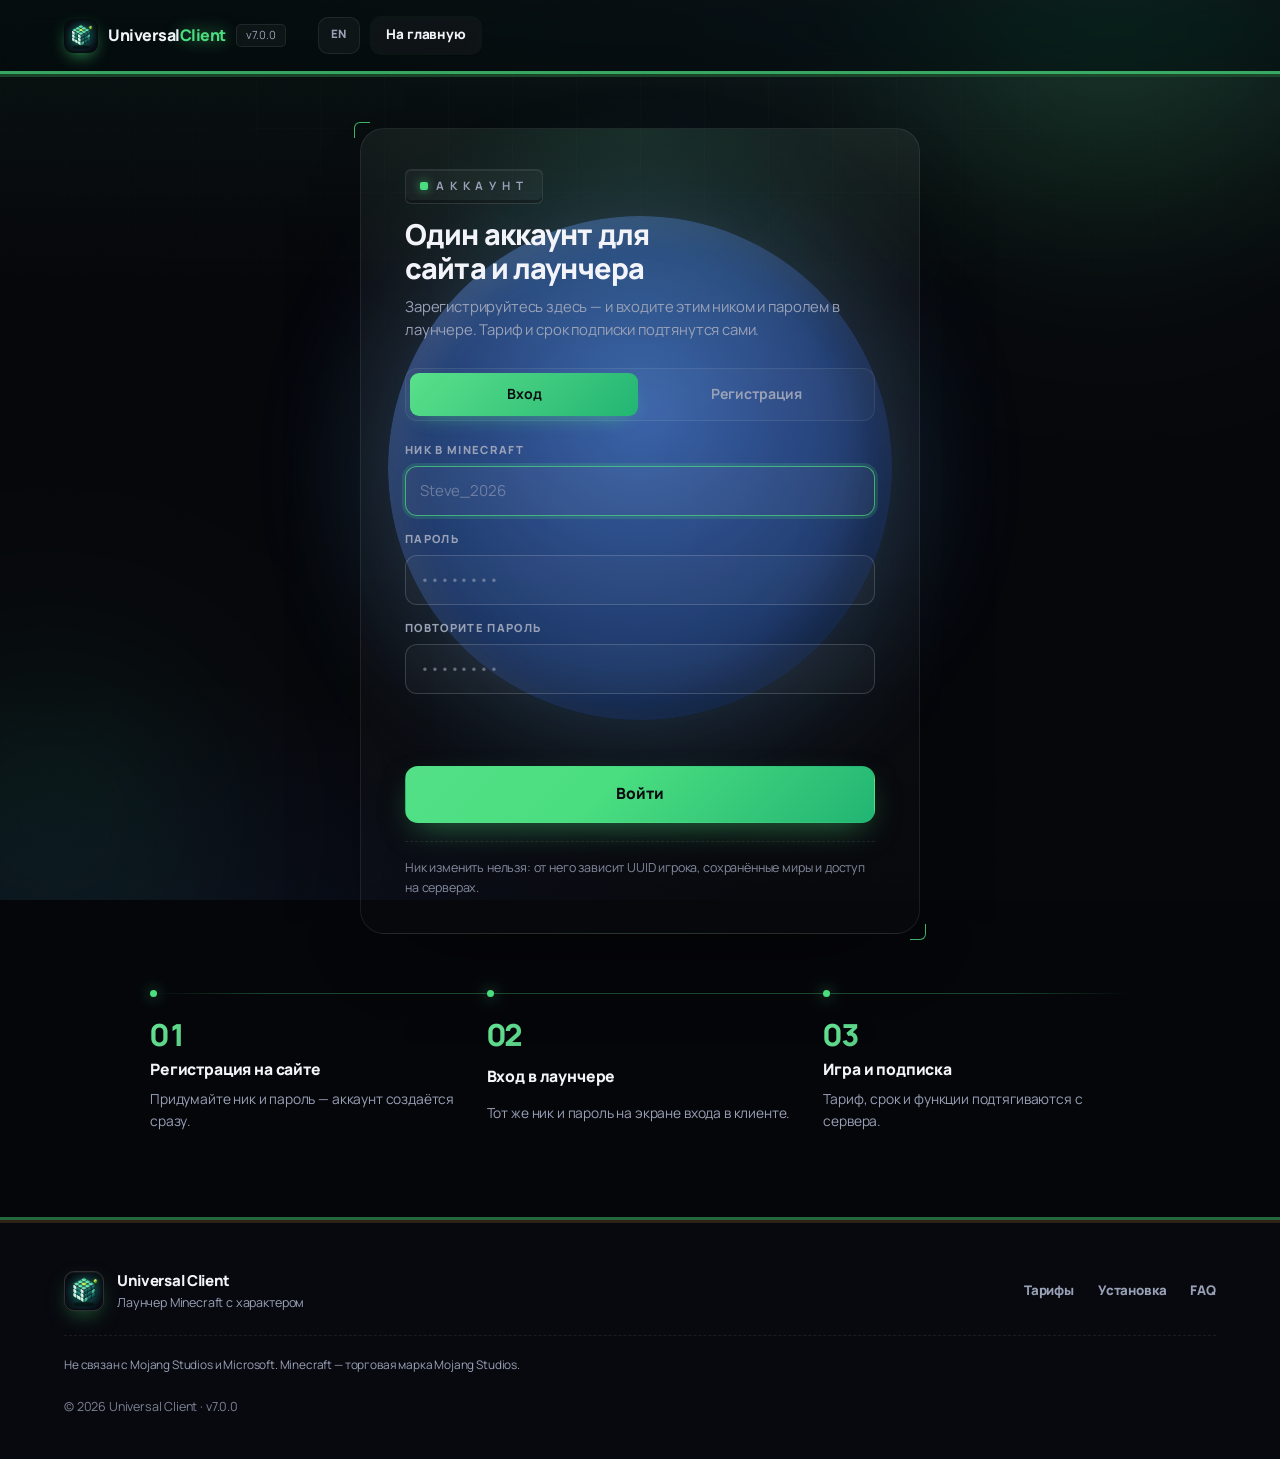
<file: account.html>
<!DOCTYPE html>
<html lang="ru" data-theme="emerald">
<head>
<meta charset="UTF-8">
<meta name="viewport" content="width=device-width, initial-scale=1">
<title>Аккаунт — Universal Client</title>
<meta name="description" content="Регистрация и вход в аккаунт Universal Client. Один ник и пароль для сайта и лаунчера.">
<meta name="theme-color" content="#06070b">
<link rel="icon" href="assets/img/icon.png">
<link rel="apple-touch-icon" href="assets/img/icon.png">
<link rel="preload" href="assets/fonts/manrope-cyrillic.woff2" as="font" type="font/woff2" crossorigin>
<link rel="preload" href="assets/fonts/manrope-latin.woff2" as="font" type="font/woff2" crossorigin>
<link rel="stylesheet" href="assets/css/style.css?v=10">
<link rel="stylesheet" href="assets/css/account.css?v=7">
<script>document.documentElement.classList.add("js");</script>
</head>
<body>

<div class="bg" aria-hidden="true">
  <div class="bg-grid"></div>
  <div class="bg-orb bg-orb--1"></div>
  <div class="bg-orb bg-orb--2"></div>
  <div class="bg-orb bg-orb--3"></div>
  <div class="bg-beam"></div>
  <div class="bg-noise"></div>
</div>

<header class="header" id="header">
  <div class="wrap header__inner">
    <a class="brand" href="index.html" aria-label="Universal Client">
      <img class="brand__icon" src="assets/img/icon.png" alt="" width="36" height="36">
      <span class="brand__text">Universal<span>Client</span></span>
      <span class="brand__ver">v7.0.0</span>
    </a>

    <div class="header__actions">
      <button class="lang" id="accLang" type="button" aria-label="Switch language">EN</button>
      <a class="btn btn--ghost btn--sm" href="index.html">
        <span data-i18n="acc.back">На главную</span>
      </a>
    </div>
  </div>
</header>

<main class="acc">
  <div class="wrap acc__wrap">

    <section class="acc__card" id="authCard">
      <span class="eyebrow" data-i18n="acc.eyebrow">Аккаунт</span>
      <h1 class="acc__title" data-i18n="acc.title">Один аккаунт для сайта и лаунчера</h1>
      <p class="acc__lead" data-i18n="acc.lead">Зарегистрируйтесь здесь — и входите этим ником и паролем в лаунчере. Тариф и срок подписки подтянутся сами.</p>

      <div class="acc__tabs" role="tablist" aria-label="Вход и регистрация">
        <button class="acc__tab is-active" type="button" role="tab" aria-selected="true" data-tab="login" data-i18n="acc.tabLogin">Вход</button>
        <button class="acc__tab" type="button" role="tab" aria-selected="false" data-tab="register" data-i18n="acc.tabRegister">Регистрация</button>
      </div>

      <form class="acc__form" id="authForm" novalidate>
        <label class="acc__field">
          <span data-i18n="acc.nickname">Ник в Minecraft</span>
          <input id="nickname" name="nickname" type="text" maxlength="16" autocomplete="username"
                 spellcheck="false" placeholder="Steve_2026" required>
        </label>

        <label class="acc__field">
          <span data-i18n="acc.password">Пароль</span>
          <input id="password" name="password" type="password" maxlength="128"
                 autocomplete="current-password" placeholder="••••••••" required>
        </label>

        <label class="acc__field" id="repeatRow" hidden>
          <span data-i18n="acc.repeat">Повторите пароль</span>
          <input id="repeat" name="repeat" type="password" maxlength="128"
                 autocomplete="new-password" placeholder="••••••••">
        </label>

        <p class="acc__msg" id="msg" role="status" aria-live="polite"></p>

        <button class="btn btn--primary btn--block btn--lg" id="submit" type="submit">
          <span id="submitText" data-i18n="acc.signIn">Войти</span>
        </button>
      </form>

      <p class="acc__note" data-i18n="acc.note">Ник изменить нельзя: от него зависит UUID игрока, сохранённые миры и доступ на серверах.</p>
    </section>

    <section class="prof" id="profileCard" hidden>

      <header class="pcard prof__hero">
        <div class="acc__avatar" id="profileAvatar" aria-hidden="true">?</div>
        <div class="prof__id">
          <span class="eyebrow" data-i18n="acc.profileEyebrow">Профиль</span>
          <div class="prof__nickrow">
            <h1 class="prof__nick" id="profileNick">—</h1>
            <span class="rank" id="rankBadge" hidden></span>
          </div>
          <p class="prof__meta">
            <span class="acc__badge" id="planBadge">Free</span>
            <span id="profileSince"></span>
          </p>
        </div>
        <a class="btn btn--ghost" id="adminLink" href="admin.html" hidden data-i18n="prof.adminPanel">Админ-панель</a>
        <button class="btn btn--ghost" id="logoutBtn" type="button" data-i18n="acc.logout">Выйти</button>
      </header>

      <div class="prof__grid">

        <div class="prof__col">

        <article class="pcard pcard--1">
          <h2 class="pcard__title" data-i18n="prof.subTitle">Подписка</h2>
          <p class="prof__plan" id="subPlan">Free</p>
          <p class="prof__sub" id="subUntil"></p>
          <div class="meter" id="subMeter" hidden><div class="meter__fill" id="subFill"></div></div>
          <p class="prof__hint" id="subHint"></p>
          <div class="hwidbox" id="hwidBox" hidden>
            <span class="hwidbox__label" data-i18n="prof.hwidTitle">HWID подписки</span>
            <div class="hwidbox__row">
              <code class="hwidbox__value" id="subHwid">—</code>
              <button class="btn btn--ghost btn--sm" id="subHwidCopy" type="button" data-i18n="prof.hwidCopy">Копировать</button>
            </div>
            <p class="hwidbox__hint" id="subHwidHint" data-i18n="prof.hwidHint"></p>
          </div>
          <a class="btn btn--primary" id="subCta" href="index.html#pricing" data-i18n="prof.ctaFree">Открыть Premium</a>
          <div class="admin-self" id="adminSelf" hidden>
            <div class="admin-self__row">
              <select id="adminSelfPlan" aria-label="Срок подписки">
                <option value="1m">1 месяц</option>
                <option value="6m">6 месяцев</option>
                <option value="12m">12 месяцев</option>
              </select>
              <button class="btn btn--primary" id="adminSelfGrant" type="button" data-i18n="prof.selfGrant">Выдать себе подписку</button>
              <button class="btn btn--ghost" id="adminSelfRevoke" type="button" data-i18n="prof.selfRevoke">Отозвать</button>
            </div>
            <p class="acc__msg" id="adminSelfMsg" role="status" aria-live="polite"></p>
          </div>
        </article>

        <article class="pcard pcard--4">
          <h2 class="pcard__title" data-i18n="prof.secTitle">Безопасность</h2>
          <form class="acc__form" id="pwForm" novalidate>
            <label class="acc__field">
              <span data-i18n="prof.pwCurrent">Текущий пароль</span>
              <input id="pwCurrent" type="password" maxlength="128" autocomplete="current-password" placeholder="••••••••">
            </label>
            <label class="acc__field">
              <span data-i18n="prof.pwNew">Новый пароль</span>
              <input id="pwNew" type="password" maxlength="128" autocomplete="new-password" placeholder="••••••••">
            </label>
            <label class="acc__field">
              <span data-i18n="acc.repeat">Повторите пароль</span>
              <input id="pwRepeat" type="password" maxlength="128" autocomplete="new-password" placeholder="••••••••">
            </label>
            <p class="acc__msg" id="pwMsg" role="status" aria-live="polite"></p>
            <button class="btn btn--ghost btn--block" id="pwSubmit" type="submit" data-i18n="prof.pwSave">Сменить пароль</button>
          </form>
          <button class="prof__danger" id="logoutAllBtn" type="button" data-i18n="prof.logoutAll">Выйти на всех устройствах</button>
        </article>

        </div>

        <div class="prof__col">

        <article class="pcard pcard--2">
          <h2 class="pcard__title" data-i18n="prof.featTitle">Возможности</h2>
          <ul class="feat" id="featList"></ul>
        </article>

        <article class="pcard pcard--3">
          <h2 class="pcard__title" data-i18n="prof.infoTitle">Данные аккаунта</h2>
          <dl class="info" id="infoList"></dl>
        </article>

        </div>

        <article class="pcard prof__wide">
          <h2 class="pcard__title" data-i18n="prof.startTitle">Как начать играть</h2>
          <ol class="todo" id="todoList"></ol>
        </article>

      </div>
    </section>

    <ol class="acc__steps" id="regSteps">
      <li>
        <span class="acc__step-num">01</span>
        <strong data-i18n="acc.step1t">Регистрация на сайте</strong>
        <span data-i18n="acc.step1">Придумайте ник и пароль — аккаунт создаётся сразу.</span>
      </li>
      <li>
        <span class="acc__step-num">02</span>
        <strong data-i18n="acc.step2t">Вход в лаунчере</strong>
        <span data-i18n="acc.step2">Тот же ник и пароль на экране входа в клиенте.</span>
      </li>
      <li>
        <span class="acc__step-num">03</span>
        <strong data-i18n="acc.step3t">Игра и подписка</strong>
        <span data-i18n="acc.step3">Тариф, срок и функции подтягиваются с сервера.</span>
      </li>
    </ol>

  </div>
</main>

<footer class="footer">
  <div class="wrap footer__inner">
    <div class="footer__brand">
      <img src="assets/img/icon.png" alt="" width="40" height="40">
      <div>
        <strong>Universal Client</strong>
        <span data-i18n="footer.tagline">Лаунчер Minecraft с характером</span>
      </div>
    </div>

    <nav class="footer__nav" aria-label="Ссылки">
      <a href="index.html#pricing" data-i18n="nav.pricing">Тарифы</a>
      <a href="index.html#install" data-i18n="nav.install">Установка</a>
      <a href="index.html#faq" data-i18n="nav.faq">FAQ</a>
    </nav>

    <p class="footer__legal" data-i18n="footer.legal">Не связан с Mojang Studios и Microsoft. Minecraft — торговая марка Mojang Studios.</p>
    <p class="footer__copy">© 2026 Universal Client · v7.0.0</p>
  </div>
</footer>

<script src="assets/js/account.js"></script>
</body>
</html>
</file>
<file: assets/css/style.css>
﻿/* =========================================================
   Universal Client — design system 7.0 «BLOCKS»
   Фирменный Minecraft-стиль, но аккуратный и дорогой:
   блочные панели с «чанковой» фаской, пиксельные шрифты
   в мелких акцентах (Pixelify Sans), травянистая полоса
   в шапке и футере, мягкое свечение на тёмно-зелёном фоне.
   account/admin наследуют общие классы; их цвет возвращается
   переопределением токенов в конце их собственных CSS.
   ========================================================= */

@font-face {
  font-family: "Manrope";
  font-style: normal;
  font-weight: 200 800;
  font-display: swap;
  src: url("../fonts/manrope-cyrillic.woff2") format("woff2");
  unicode-range: U+0301, U+0400-045F, U+0490-0491, U+04B0-04B1, U+2116;
}
@font-face {
  font-family: "Manrope";
  font-style: normal;
  font-weight: 200 800;
  font-display: swap;
  src: url("../fonts/manrope-latin-ext.woff2") format("woff2");
  unicode-range: U+0100-02BA, U+02BD-02C5, U+02C7-02CC, U+02CE-02D7, U+02DD-02FF, U+0304, U+0308, U+0329, U+1D00-1DBF, U+1E00-1E9F, U+1EF2-1EFF, U+2020, U+20A0-20AB, U+20AD-20C4, U+2113, U+2C60-2C7F, U+A720-A7FF;
}
@font-face {
  font-family: "Manrope";
  font-style: normal;
  font-weight: 200 800;
  font-display: swap;
  src: url("../fonts/manrope-latin.woff2") format("woff2");
  unicode-range: U+0000-00FF, U+0131, U+0152-0153, U+02BB-02BC, U+02C6, U+02DA, U+02DC, U+0304, U+0308, U+0329, U+2000-206F, U+20AC, U+2122, U+2191, U+2192, U+2193, U+2212, U+2215, U+FEFF, U+FFFD;
}

/* ---------- tokens ---------- */

:root {
  --bg: #0b100d;
  --bg-soft: #0f1613;
  --panel: rgba(255, 255, 255, 0.04);
  --panel-strong: rgba(255, 255, 255, 0.07);
  --line: rgba(255, 255, 255, 0.09);
  --line-strong: rgba(255, 255, 255, 0.16);
  --shadow: 0 18px 46px -26px rgb(0 0 0 / 78%);
  --shadow-big: 0 34px 90px -38px rgb(0 0 0 / 85%);
  --shadow-lg: 0 34px 80px -44px rgb(0 0 0 / 85%);
  --shadow-accent: 0 20px 60px -24px color-mix(in srgb, var(--a) 36%, transparent);

  --text: #edf1ec;
  --muted: #9aa89c;
  --ink: #0b100d;

  --a: #4ade80;
  --b: #21b573;
  --c: #a3e635;

  --wrap: 1200px;
  --radius: 14px;
  --radius-sm: 8px;
  --header-h: 72px;

  --mono: "Cascadia Mono", "Consolas", ui-monospace, monospace;
  --pixel: "Pixelify Sans", "Manrope", system-ui, sans-serif;

  /* блочная фаска: верхний блик + тёмный нижний «срез» блока */
  --bevel: inset 0 1px 0 rgba(255, 255, 255, 0.07), inset 0 -3px 0 rgba(0, 0, 0, 0.32);
  --bevel-deep: inset 0 1px 0 rgba(255, 255, 255, 0.09), inset 0 -4px 0 rgba(0, 0, 0, 0.42);

  --ease: cubic-bezier(0.4, 0.18, 0.16, 1);
  --ease-out: cubic-bezier(0.22, 1, 0.36, 1);
  --spring: cubic-bezier(0.34, 1.35, 0.4, 1);
}

[data-theme="amber"]   { --a: #fbbf24; --b: #d97706; --c: #fde68a; }
[data-theme="purple"]  { --a: #a78bfa; --b: #7c3aed; --c: #38bdf8; }
[data-theme="ocean"]   { --a: #38bdf8; --b: #2563eb; --c: #818cf8; }
[data-theme="rose"]    { --a: #fb7185; --b: #e11d48; --c: #fb923c; }
[data-theme="emerald"] { --a: #4ade80; --b: #21b573; --c: #a3e635; }
[data-theme="sunset"]  { --a: #fb923c; --b: #ea580c; --c: #fbbf24; }

/* ---------- reset ---------- */

*,
*::before,
*::after { box-sizing: border-box; }

* { margin: 0; }

html {
  scroll-behavior: smooth;
  -webkit-text-size-adjust: 100%;
  scrollbar-color: rgba(255, 255, 255, 0.18) var(--bg);
  color-scheme: dark;
}

body {
  min-height: 100svh;
  background: var(--bg);
  color: var(--text);
  font-family: "Manrope", "Segoe UI", system-ui, -apple-system, sans-serif;
  font-size: 16px;
  line-height: 1.6;
  letter-spacing: -0.01em;
  overflow-x: hidden;
  -webkit-font-smoothing: antialiased;
  text-rendering: optimizeLegibility;
}

img { display: block; max-width: 100%; height: auto; }
a { color: inherit; text-decoration: none; }
button { font: inherit; color: inherit; background: none; border: 0; cursor: pointer; }
ul, ol { list-style: none; padding: 0; }
svg { display: block; }

::-webkit-scrollbar { width: 11px; }
::-webkit-scrollbar-track { background: var(--bg); }
::-webkit-scrollbar-thumb {
  border: 3px solid var(--bg);
  border-radius: 4px;
  background: rgba(255, 255, 255, 0.16);
}
::-webkit-scrollbar-thumb:hover { background: var(--a); }

::selection {
  background: color-mix(in srgb, var(--a) 34%, transparent);
  color: #fff;
}

:focus-visible {
  outline: 2px solid var(--a);
  outline-offset: 3px;
  border-radius: 6px;
}

/* ============ ФОН: пещерный сланец ============ */

.bg {
  position: fixed;
  inset: 0;
  z-index: -1;
  overflow: hidden;
  pointer-events: none;
  background:
    radial-gradient(ellipse 100% 62% at 50% -16%, #131e17 0%, transparent 60%),
    radial-gradient(ellipse 80% 50% at 4% 108%, #0e1712 0%, transparent 55%),
    var(--bg);
}

/* сетка «блоков» — очень тихая, как шахта */
.bg-grid {
  position: absolute;
  inset: 0;
  background-image:
    linear-gradient(rgba(255, 255, 255, 0.05) 1px, transparent 1px),
    linear-gradient(90deg, rgba(255, 255, 255, 0.05) 1px, transparent 1px);
  background-size: 44px 44px;
  mask-image: radial-gradient(ellipse 92% 60% at 42% 0%, #000 0%, transparent 78%);
  -webkit-mask-image: radial-gradient(ellipse 92% 60% at 42% 0%, #000 0%, transparent 78%);
  opacity: 0.5;
}

/* квадратные «рудные пятна» — мягкое свечение по углам */
.bg-orb {
  position: absolute;
  border-radius: 22%;
  filter: blur(84px);
  mix-blend-mode: screen;
  opacity: 0.26;
  transition: background 0.7s var(--ease);
}

.bg-orb--1 {
  width: 40vw; height: 40vw; max-width: 640px; max-height: 640px;
  top: -16vw; right: -10vw;
  background: radial-gradient(circle at 42% 42%, color-mix(in srgb, var(--a) 58%, transparent), transparent 68%);
  animation: orb-a 30s ease-in-out infinite alternate;
}
.bg-orb--2 {
  width: 32vw; height: 32vw; max-width: 520px; max-height: 520px;
  bottom: -14vh; left: -12vw;
  background: radial-gradient(circle at 50% 50%, color-mix(in srgb, var(--b) 48%, transparent), transparent 66%);
  opacity: 0.2;
  animation: orb-b 34s ease-in-out infinite alternate-reverse;
}
.bg-orb--3 {
  width: 28vw; height: 28vw; max-width: 440px; max-height: 440px;
  top: 36vh; left: 36vw;
  background: radial-gradient(circle at 45% 55%, color-mix(in srgb, var(--c) 40%, transparent), transparent 66%);
  opacity: 0.12;
  animation: orb-c 40s ease-in-out infinite alternate;
}

@keyframes orb-a {
  from { translate: 0 0; rotate: 0deg; }
  to   { translate: 3vw 6vh; rotate: 6deg; }
}
@keyframes orb-b {
  from { translate: 0 0; rotate: 0deg; }
  to   { translate: 5vw -6vh; rotate: -5deg; }
}
@keyframes orb-c {
  from { translate: 0 0; rotate: 0deg; }
  to   { translate: -4vw -7vh; rotate: 7deg; }
}

.bg-beam {
  position: absolute;
  inset: 0;
  background: linear-gradient(180deg,
    color-mix(in srgb, var(--a) 6%, transparent),
    transparent 32%);
}

/* ---------- ФОН: вращающаяся круглая планета (Minecraft) ---------- */

.bg::after {
  content: "";
  position: absolute;
  top: 52%;
  left: 50%;
  width: 56vmin;
  height: 56vmin;
  max-width: 680px;
  max-height: 680px;
  translate: -50% -50%;
  border-radius: 50%;
  background:
    url("data:image/svg+xml,%3Csvg xmlns='http://www.w3.org/2000/svg' width='320' height='320'%3E%3Cfilter id='c'%3E%3CfeGaussianBlur stdDeviation='30'%3E%3Ccircle cx='150' cy='120' r='95' fill='%23ffffff' fill-opacity='0.85'/%3E%3Ccircle cx='255' cy='255' r='115' fill='%23ffffff' fill-opacity='0.75'/%3E%3Ccircle cx='115' cy='255' r='70' fill='%23ffffff' fill-opacity='0.7'/%3E%3Ccircle cx='205' cy='60' r='55' fill='%23ffffff' fill-opacity='0.6'/%3E%3C/filter%3E%3Crect width='320' height='320' filter='url(%23c)'/%3E%3C/svg%3E"),
    url("data:image/svg+xml,%3Csvg xmlns='http://www.w3.org/2000/svg' width='320' height='320'%3E%3Cfilter id='b'%3E%3CfeGaussianBlur stdDeviation='42'%3E%3Ccircle cx='100' cy='140' r='150' fill='%235d8a3e'/%3E%3Ccircle cx='245' cy='205' r='165' fill='%238a6a42'/%3E%3Ccircle cx='215' cy='80' r='95' fill='%23546838'/%3E%3C/filter%3E%3Crect width='320' height='320' filter='url(%23b)'/%3E%3C/svg%3E"),
    radial-gradient(circle at 50% 38%, #3d6fc4 0%, #2a4f96 38%, #1b3a72 70%, #122a52 100%);
  background-size: 100% 100%, 100% 100%, 100% 100%;
  background-repeat: no-repeat;
  box-shadow:
    inset -18px -14px 46px rgba(10, 20, 40, 0.55),
    inset 12px 10px 34px rgba(255, 255, 255, 0.14),
    0 0 140px rgba(90, 169, 255, 0.35);
  opacity: 0.85;
  animation: planet-spin 140s linear infinite;
  will-change: transform;
  pointer-events: none;
}

@keyframes planet-spin {
  from { rotate: 0deg; }
  to { rotate: 360deg; }
}

@media (prefers-reduced-motion: reduce) {
  .bg::after { animation: none; }
}

.bg-noise {
  position: absolute;
  inset: 0;
  background-image: url("data:image/svg+xml,%3Csvg xmlns='http://www.w3.org/2000/svg' width='180' height='180'%3E%3Cfilter id='n'%3E%3CfeTurbulence type='fractalNoise' baseFrequency='0.85' numOctaves='2' stitchTiles='stitch'/%3E%3C/filter%3E%3Crect width='180' height='180' filter='url(%23n)'/%3E%3C/svg%3E");
  opacity: 0.04;
  mix-blend-mode: overlay;
}

.cursor-light {
  position: absolute;
  top: 0;
  left: 0;
  width: 460px;
  height: 460px;
  margin: -230px 0 0 -230px;
  border-radius: 22%;
  background: radial-gradient(circle, color-mix(in srgb, var(--a) 12%, transparent), transparent 62%);
  filter: blur(26px);
  mix-blend-mode: screen;
  opacity: 0;
  pointer-events: none;
  transition: opacity 0.6s var(--ease), transform 0.4s cubic-bezier(0.2, 0.6, 0.2, 1);
  will-change: transform;
}

.cursor-light.is-on { opacity: 0.85; }

body::after {
  content: "";
  position: fixed;
  inset: 0;
  z-index: 75;
  pointer-events: none;
  opacity: 0;
  background: radial-gradient(ellipse 74% 56% at 50% 24%, color-mix(in srgb, var(--a) 22%, transparent), transparent 64%);
}

body.is-theme-flash::after { animation: theme-flash 0.55s var(--ease-out); }

@keyframes theme-flash {
  0% { opacity: 0.4; }
  100% { opacity: 0; }
}

/* ---------- layout ---------- */

.wrap {
  width: 100%;
  max-width: var(--wrap);
  margin: 0 auto;
  padding: 0 24px;
}

.section {
  position: relative;
  padding: 104px 0;
  scroll-margin-top: calc(var(--header-h) + 10px);
}

.section--alt {
  background:
    radial-gradient(ellipse 44% 36% at 88% 2%, color-mix(in srgb, var(--a) 7%, transparent), transparent 68%),
    linear-gradient(180deg, transparent, rgba(255, 255, 255, 0.016) 14%, rgba(255, 255, 255, 0.016) 86%, transparent);
}

/* шапка секции: слева, с блочным номером */
.shead {
  display: grid;
  grid-template-columns: auto 1fr;
  align-items: start;
  gap: 20px;
  margin-bottom: 52px;
}

.shead__num {
  display: grid;
  place-items: center;
  width: 52px;
  height: 52px;
  border-radius: 12px;
  border: 1px solid color-mix(in srgb, var(--a) 42%, var(--line));
  background: color-mix(in srgb, var(--a) 10%, transparent);
  box-shadow: var(--bevel);
  font-family: var(--pixel);
  font-size: 1.2rem;
  color: var(--a);
  translate: 0 2px;
}

.shead__main { max-width: 700px; }

.eyebrow {
  display: inline-flex;
  align-items: center;
  gap: 8px;
  padding: 7px 14px 8px;
  border-radius: 6px;
  border: 1px solid var(--line);
  background: var(--panel);
  box-shadow: var(--bevel);
  font-size: 0.72rem;
  font-weight: 700;
  letter-spacing: 0.5em;
  text-transform: uppercase;
  color: var(--muted);
  font-family: var(--pixel);
}

.eyebrow::before {
  content: "";
  width: 8px;
  height: 8px;
  border-radius: 2px;
  background: var(--a);
  box-shadow: 0 0 10px color-mix(in srgb, var(--a) 70%, transparent);
}

.section__title {
  margin-top: 18px;
  font-size: clamp(2rem, 3.8vw, 3.1rem);
  font-weight: 800;
  line-height: 1.05;
  letter-spacing: -0.035em;
  text-wrap: balance;
}

.section__lead {
  margin-top: 14px;
  color: var(--muted);
  font-size: 1.05rem;
  text-wrap: pretty;
  max-width: 58ch;
}

.grad {
  background: linear-gradient(105deg, var(--a) 10%, var(--c) 55%, var(--b) 95%);
  -webkit-background-clip: text;
  background-clip: text;
  color: transparent;
}

.progress {
  position: fixed;
  top: 0;
  left: 0;
  right: 0;
  z-index: 80;
  height: 3px;
  background: linear-gradient(90deg, var(--a), var(--b), var(--c));
  transform-origin: 0 50%;
  transform: scaleX(0);
  opacity: 0;
  transition: opacity 0.3s var(--ease);
}

.progress.is-on { opacity: 1; }

/* ---------- кнопки: блоки с «нажатием» ---------- */

.btn {
  position: relative;
  display: inline-flex;
  align-items: center;
  justify-content: center;
  gap: 9px;
  padding: 12px 24px 14px;
  border-radius: 12px;
  border: 1px solid var(--line-strong);
  font-size: 0.9rem;
  font-weight: 800;
  letter-spacing: -0.005em;
  white-space: nowrap;
  overflow: hidden;
  isolation: isolate;
  background: linear-gradient(180deg, rgba(255, 255, 255, 0.09), rgba(255, 255, 255, 0.03));
  box-shadow: var(--bevel-deep), 0 1px 0 rgba(0, 0, 0, 0.4);
  transition: transform 0.16s var(--ease), box-shadow 0.16s var(--ease),
    border-color 0.25s var(--ease), background-color 0.25s var(--ease);
}

/* «нажатие блока» — прижимается вниз, фаска съедается */
.btn:active {
  transform: translateY(3px);
  box-shadow:
    inset 0 2px 6px rgba(0, 0, 0, 0.35),
    inset 0 -1px 0 rgba(0, 0, 0, 0.2);
}

.btn .ico {
  width: 17px;
  height: 17px;
  fill: none;
  stroke: currentColor;
  stroke-width: 2;
  stroke-linecap: round;
  stroke-linejoin: round;
  transition: transform 0.25s var(--ease);
}

.btn:hover .ico { transform: translateY(2px); }

.btn--primary {
  color: #06130b;
  border-color: color-mix(in srgb, var(--a) 50%, rgba(0, 0, 0, 0.4));
  background: linear-gradient(180deg,
    color-mix(in srgb, var(--a) 95%, white) 0%,
    var(--a) 46%,
    color-mix(in srgb, var(--a) 62%, #000) 100%);
  box-shadow:
    inset 0 1px 0 rgba(255, 255, 255, 0.35),
    inset 0 -4px 0 color-mix(in srgb, var(--a) 42%, #000),
    0 14px 40px -14px color-mix(in srgb, var(--a) 60%, transparent);
}

.btn--primary:hover {
  border-color: color-mix(in srgb, var(--a) 75%, rgba(0, 0, 0, 0.4));
  box-shadow:
    inset 0 1px 0 rgba(255, 255, 255, 0.35),
    inset 0 -4px 0 color-mix(in srgb, var(--a) 42%, #000),
    0 20px 56px -14px color-mix(in srgb, var(--a) 80%, transparent);
}

.btn--primary:active {
  box-shadow:
    inset 0 2px 6px rgba(0, 0, 0, 0.35),
    inset 0 -1px 0 color-mix(in srgb, var(--a) 42%, #000);
}

.btn--ghost:hover {
  border-color: color-mix(in srgb, var(--a) 50%, var(--line-strong));
  box-shadow: var(--bevel-deep), 0 14px 36px -16px color-mix(in srgb, var(--a) 45%, transparent);
}

.btn--sm { padding: 7px 15px 9px; font-size: 0.84rem; border-radius: 10px; }
.btn--lg { padding: 14px 28px 17px; font-size: 0.97rem; border-radius: 13px; }

/* ---------- аккаунт-кнопка ---------- */

.acc-avatar {
  display: none;
  flex: none;
  place-items: center;
  width: 22px;
  height: 22px;
  border-radius: 6px;
  font-size: 0.68rem;
  font-weight: 800;
  line-height: 1;
  text-transform: uppercase;
  color: #06130b;
  background: linear-gradient(135deg, var(--a), var(--b));
}

.acc-label {
  min-width: 0;
  max-width: 14ch;
  overflow: hidden;
  text-overflow: ellipsis;
}

.header__account.is-user {
  gap: 8px;
  padding-left: 7px;
  border-color: color-mix(in srgb, var(--a) 50%, var(--line-strong));
}

.is-user > .acc-avatar { display: grid; }

.nav a.nav__account { display: none; }

/* ============ ШАПКА: блоки + травяной кант ============ */

.header {
  position: fixed;
  top: 0;
  left: 0;
  right: 0;
  z-index: 60;
  height: var(--header-h);
  display: flex;
  align-items: center;
  background: linear-gradient(180deg, rgba(19, 26, 22, 0.9), rgba(12, 17, 14, 0.92));
  backdrop-filter: blur(14px) saturate(150%);
  -webkit-backdrop-filter: blur(14px) saturate(150%);
  border-bottom: 1px solid rgba(0, 0, 0, 0.5);
  transition: box-shadow 0.35s var(--ease);
}

/* двухполосный «грунт» под шапкой: трава + земля */
.header::after {
  content: "";
  position: absolute;
  left: 0;
  right: 0;
  bottom: -6px;
  height: 6px;
  background:
    linear-gradient(180deg,
      color-mix(in srgb, var(--a) 84%, #0c2f1a) 0 3px,
      color-mix(in srgb, var(--a) 30%, #0c0f08) 3px 6px);
  opacity: 0.85;
  transition: background 0.7s var(--ease);
  pointer-events: none;
}

.header.is-scrolled {
  box-shadow: 0 22px 50px -28px rgb(0 0 0 / 88%);
}

.header__inner {
  display: flex;
  align-items: center;
  gap: 20px;
}

.brand {
  display: inline-flex;
  align-items: center;
  gap: 10px;
  flex-shrink: 0;
}

.brand__icon {
  width: 34px;
  height: 34px;
  border-radius: 9px;
  border: 1px solid var(--line-strong);
  box-shadow: var(--bevel), 0 8px 22px -8px color-mix(in srgb, var(--a) 70%, transparent);
  transition: transform 0.35s var(--spring);
}

.brand:hover .brand__icon { transform: rotate(-7deg) scale(1.06); }

.brand__text {
  font-size: 1rem;
  font-weight: 800;
  letter-spacing: -0.03em;
}

.brand__text span {
  color: var(--a);
  filter: drop-shadow(0 0 8px color-mix(in srgb, var(--a) 55%, transparent));
}

.brand__ver {
  padding: 1px 9px 2px;
  border-radius: 5px;
  border: 1px solid var(--line);
  background: var(--panel);
  font-family: var(--pixel);
  font-size: 0.7rem;
  color: var(--muted);
}

.nav {
  display: flex;
  align-items: center;
  gap: 0;
  margin-left: auto;
  padding: 5px;
  border-radius: 12px;
  border: 1px solid var(--line);
  background: var(--panel);
  box-shadow: var(--bevel);
  backdrop-filter: blur(10px);
  -webkit-backdrop-filter: blur(10px);
}

.nav a {
  position: relative;
  padding: 7px 14px;
  border-radius: 8px;
  font-size: 0.86rem;
  font-weight: 700;
  color: var(--muted);
  transition: color 0.25s var(--ease), background 0.25s var(--ease);
}

.nav a:not(.nav__account):hover {
  color: var(--text);
  background: color-mix(in srgb, var(--a) 12%, transparent);
}

.header__actions {
  display: flex;
  align-items: center;
  gap: 10px;
  margin-left: 12px;
}

.swatches {
  display: flex;
  align-items: center;
  gap: 7px;
  padding: 8px 11px;
  border-radius: 12px;
  border: 1px solid var(--line);
  background: var(--panel);
  box-shadow: var(--bevel);
  backdrop-filter: blur(10px);
  -webkit-backdrop-filter: blur(10px);
}

.swatch {
  width: 15px;
  height: 15px;
  border-radius: 4px;
  padding: 0;
  position: relative;
  transition: transform 0.3s var(--spring);
}

.swatch span {
  display: block;
  width: 100%;
  height: 100%;
  border-radius: 4px;
  border: 1px solid rgba(255, 255, 255, 0.28);
  box-shadow: inset 0 1px 0 rgba(255, 255, 255, 0.3);
}

.swatch:hover { transform: translateY(-2px) scale(1.1); }
.swatch.is-active { transform: translateY(-2px) scale(1.16); }

.swatch.is-active::after {
  content: "";
  position: absolute;
  inset: -5px;
  border-radius: 6px;
  border: 1.5px solid var(--a);
  box-shadow: 0 0 12px color-mix(in srgb, var(--a) 65%, transparent);
  animation: ring-in 0.35s var(--spring);
}

@keyframes ring-in {
  from { transform: scale(0.6); opacity: 0; }
  to { transform: scale(1); opacity: 1; }
}

.swatch[data-t="amber"] span,
.theme-card[data-t="amber"] .theme-card__bar { background: linear-gradient(135deg, #fbbf24, #d97706); }
.swatch[data-t="purple"] span,
.theme-card[data-t="purple"] .theme-card__bar { background: linear-gradient(135deg, #a78bfa, #7c3aed); }
.swatch[data-t="ocean"] span,
.theme-card[data-t="ocean"] .theme-card__bar { background: linear-gradient(135deg, #38bdf8, #2563eb); }
.swatch[data-t="rose"] span,
.theme-card[data-t="rose"] .theme-card__bar { background: linear-gradient(135deg, #fb7185, #e11d48); }
.swatch[data-t="emerald"] span,
.theme-card[data-t="emerald"] .theme-card__bar { background: linear-gradient(135deg, #4ade80, #21b573); }
.swatch[data-t="sunset"] span,
.theme-card[data-t="sunset"] .theme-card__bar { background: linear-gradient(135deg, #fb923c, #ea580c); }

.lang {
  min-width: 42px;
  padding: 7px 10px 9px;
  border-radius: 10px;
  border: 1px solid var(--line-strong);
  background: var(--panel);
  box-shadow: var(--bevel);
  font-size: 0.72rem;
  font-weight: 800;
  letter-spacing: 0.06em;
  color: var(--muted);
  transition: color 0.2s var(--ease), border-color 0.2s var(--ease), transform 0.2s var(--ease);
}

.lang:hover {
  color: var(--text);
  border-color: color-mix(in srgb, var(--a) 50%, var(--line-strong));
  transform: translateY(-1px);
}

.burger {
  display: none;
  width: 40px;
  height: 40px;
  border-radius: 10px;
  border: 1px solid var(--line-strong);
  background: var(--panel);
  box-shadow: var(--bevel);
  place-content: center;
  gap: 4px;
  padding: 0;
}

.burger span {
  display: block;
  width: 16px;
  height: 2px;
  border-radius: 1px;
  background: var(--text);
  transition: transform 0.35s var(--ease-out), opacity 0.2s var(--ease);
}

.burger.is-open span:nth-child(1) { transform: translateY(6px) rotate(45deg); }
.burger.is-open span:nth-child(2) { opacity: 0; }
.burger.is-open span:nth-child(3) { transform: translateY(-6px) rotate(-45deg); }

/* ============ HERO: лагерь игрока ============ */

.hero {
  position: relative;
  padding: calc(var(--header-h) + 84px) 0 90px;
  overflow: hidden;
}

.hero__aura {
  position: absolute;
  inset: -14% -10% 26%;
  background:
    radial-gradient(ellipse 40% 34% at 74% 26%, color-mix(in srgb, var(--a) 26%, transparent), transparent 70%),
    radial-gradient(ellipse 34% 30% at 18% 22%, color-mix(in srgb, var(--b) 22%, transparent), transparent 70%),
    radial-gradient(ellipse 26% 24% at 46% 62%, color-mix(in srgb, var(--c) 15%, transparent), transparent 72%);
  filter: blur(72px);
  opacity: 0.55;
  pointer-events: none;
}

.hero__grid {
  position: relative;
  z-index: 1;
  display: grid;
  grid-template-columns: minmax(0, 1.02fr) minmax(0, 0.98fr);
  gap: 56px;
  align-items: center;
}

.hero__copy { max-width: 560px; }

.pill {
  display: inline-flex;
  align-items: center;
  gap: 9px;
  padding: 7px 14px 9px;
  border-radius: 6px;
  border: 1px solid color-mix(in srgb, var(--a) 34%, var(--line));
  background: color-mix(in srgb, var(--a) 9%, var(--panel));
  box-shadow: var(--bevel);
  font-size: 0.7rem;
  font-weight: 700;
  letter-spacing: 0.08em;
  text-transform: uppercase;
  color: var(--muted);
}

.pill .dot {
  width: 8px;
  height: 8px;
  border-radius: 2px;
  background: var(--a);
  box-shadow: 0 0 10px color-mix(in srgb, var(--a) 85%, transparent);
  animation: pulse 2.4s ease-in-out infinite;
}

@keyframes pulse {
  0%, 100% { box-shadow: 0 0 0 2px color-mix(in srgb, var(--a) 22%, transparent), 0 0 10px color-mix(in srgb, var(--a) 80%, transparent); }
  50% { box-shadow: 0 0 0 6px color-mix(in srgb, var(--a) 4%, transparent), 0 0 14px color-mix(in srgb, var(--a) 90%, transparent); }
}

.hero__display {
  margin-top: 26px;
  font-size: clamp(2.6rem, 5vw, 4.3rem);
  font-weight: 800;
  line-height: 0.99;
  letter-spacing: -0.04em;
  text-wrap: balance;
}

.hero__comma { color: var(--a); }

.hero__display .grad {
  filter: drop-shadow(0 4px 26px color-mix(in srgb, var(--a) 32%, transparent));
}

.hero__lead {
  margin: 22px 0 0;
  max-width: 46ch;
  font-size: clamp(1rem, 1.25vw, 1.12rem);
  color: var(--muted);
  text-wrap: pretty;
}

.hero__cta {
  display: flex;
  flex-wrap: wrap;
  gap: 14px;
  margin-top: 32px;
}

.hero__meta {
  display: flex;
  flex-wrap: wrap;
  gap: 8px;
  margin-top: 32px;
}

.hero__meta li {
  display: inline-flex;
  align-items: center;
  gap: 8px;
  padding: 5px 12px 6px;
  border-radius: 6px;
  border: 1px solid var(--line);
  background: var(--panel);
  box-shadow: var(--bevel);
  font-size: 0.72rem;
  font-weight: 700;
  letter-spacing: 0.04em;
  color: var(--muted);
}

.hero__meta li::before {
  content: "";
  width: 6px;
  height: 6px;
  border-radius: 2px;
  background: color-mix(in srgb, var(--a) 75%, transparent);
}

/* сцена со скриншотом */
.hero__stagebox { position: relative; }

.hero__visual {
  position: relative;
  perspective: 1400px;
}

.shot {
  position: relative;
  z-index: 1;
  border-radius: 14px;
  border: 1px solid var(--line-strong);
  background: linear-gradient(180deg, #151c18, #0d120f);
  box-shadow: var(--shadow-big), var(--bevel);
  transform-style: preserve-3d;
  transition: transform 0.6s var(--ease-out);
  will-change: transform;
  overflow: hidden;
}

.shot__chrome {
  display: flex;
  align-items: center;
  gap: 6px;
  padding: 10px 14px;
  border-bottom: 1px solid var(--line);
  background: rgba(0, 0, 0, 0.25);
}

.shot__dot {
  width: 9px;
  height: 9px;
  border-radius: 3px;
  border: 1px solid rgba(255, 255, 255, 0.14);
}
.shot__dot:nth-child(1) { background: #f87171; }
.shot__dot:nth-child(2) { background: #fbbf24; }
.shot__dot:nth-child(3) { background: #34d399; }

.shot__url {
  margin: 0 auto;
  padding: 1px 13px 2px;
  border-radius: 5px;
  border: 1px solid var(--line);
  background: rgba(255, 255, 255, 0.05);
  font-family: var(--mono);
  font-size: 0.66rem;
  color: var(--muted);
}

.shot img {
  width: 100%;
  transition: opacity 0.3s var(--ease);
}

.shot img.is-swapping { opacity: 0; }

/* блик по витрине — редкий и тонкий */
.shot__shine {
  position: absolute;
  inset: 0;
  z-index: 2;
  background: linear-gradient(112deg, transparent 36%, rgba(255, 255, 255, 0.08) 47%, rgba(255, 255, 255, 0.03) 53%, transparent 62%);
  transform: translateX(-110%);
  animation: shine-sweep 7s var(--ease) infinite;
  pointer-events: none;
}

@keyframes shine-sweep {
  0%, 58% { transform: translateX(-110%); }
  78%, 100% { transform: translateX(110%); }
}

/* стикеры-«таблички» */
.shot__chip {
  position: absolute;
  z-index: 3;
  padding: 7px 14px 9px;
  border-radius: 8px;
  border: 1px solid color-mix(in srgb, var(--a) 45%, var(--line-strong));
  background: linear-gradient(180deg, #17201b, #0e1310);
  box-shadow: var(--bevel), 0 14px 34px -14px rgba(0, 0, 0, 0.8);
  font-family: var(--pixel);
  font-size: 0.76rem;
  letter-spacing: 0.08em;
  text-transform: uppercase;
  color: var(--text);
  pointer-events: none;
}

.shot__chip--1 { top: 6%; left: -16px; rotate: -3deg; animation: chip-float 6s ease-in-out infinite alternate; }
.shot__chip--2 { bottom: 18%; right: -16px; rotate: 2.5deg; animation: chip-float 7s ease-in-out infinite alternate-reverse; }

@keyframes chip-float {
  from { translate: 0 0; }
  to { translate: 0 -10px; }
}

/* «фундамент» — блок травы/земли под скриншотом */
.hero__ground {
  position: relative;
  z-index: 0;
  margin: -8px 26px 0;
  height: 26px;
  border-radius: 0 0 12px 12px;
  border: 1px solid rgba(0, 0, 0, 0.5);
  border-top: 1px solid color-mix(in srgb, var(--a) 55%, transparent);
  background:
    linear-gradient(180deg,
      color-mix(in srgb, var(--a) 78%, #0c2f1a) 0 7px,
      color-mix(in srgb, #6b4a2b 55%, #241a10) 7px 13px,
      color-mix(in srgb, #4a3620 65%, #191209) 13px 100%);
  box-shadow: inset 0 1px 0 rgba(255, 255, 255, 0.14), 0 16px 34px -18px rgba(0, 0, 0, 0.7);
  transition: background 0.7s var(--ease);
}

.hero__caption {
  display: flex;
  align-items: center;
  gap: 10px;
  margin-top: 24px;
  font-size: 0.8rem;
  color: var(--muted);
}

.kbd {
  padding: 3px 12px 5px;
  border-radius: 6px;
  border: 1px solid color-mix(in srgb, var(--a) 42%, var(--line-strong));
  background: color-mix(in srgb, var(--a) 10%, var(--panel));
  box-shadow: var(--bevel);
  font-family: var(--pixel);
  font-size: 0.76rem;
  color: var(--a);
  white-space: nowrap;
}

/* ============ ТИКЕР: постовая лента ============ */

.ticker {
  margin-top: 10px;
  border-block: 1px solid var(--line);
  background:
    repeating-linear-gradient(90deg, rgba(255, 255, 255, 0.014) 0 2px, transparent 2px 4px),
    color-mix(in srgb, var(--a) 5%, transparent);
  overflow: hidden;
}

.ticker__row {
  display: flex;
  align-items: baseline;
  gap: 48px;
  width: max-content;
  padding: 14px 0;
  animation: marquee 40s linear infinite;
}

.ticker:hover .ticker__row { animation-play-state: paused; }

.ticker__item {
  font-size: 0.8rem;
  font-weight: 800;
  letter-spacing: 0.14em;
  text-transform: uppercase;
  color: var(--muted);
  white-space: nowrap;
  display: flex;
  align-items: center;
  gap: 48px;
}

.ticker__item::after {
  content: "";
  width: 8px;
  height: 8px;
  border-radius: 2px;
  background: var(--a);
  box-shadow: 0 0 8px color-mix(in srgb, var(--a) 60%, transparent);
}

.ticker__item.big { font-size: 1.4rem; color: var(--text); }

@keyframes marquee {
  to { transform: translateX(-50%); }
}

/* ============ ЦИФРЫ: блочные плиты ============ */

.hudstats { padding: 72px 0 4px; }

.hudstats__row {
  display: grid;
  grid-template-columns: repeat(4, 1fr);
  gap: 18px;
}

.hstat {
  display: flex;
  flex-direction: column;
  gap: 6px;
  padding: 22px 22px 24px;
  border-radius: 12px;
  border: 1px solid var(--line);
  background: linear-gradient(180deg, rgba(255, 255, 255, 0.05), rgba(255, 255, 255, 0.014));
  box-shadow: var(--bevel);
  transition: transform 0.3s var(--ease-out), border-color 0.3s var(--ease);
}

.hstat:hover {
  transform: translateY(-3px);
  border-color: color-mix(in srgb, var(--a) 40%, var(--line));
}

.hstat__num {
  font-family: var(--pixel);
  font-size: clamp(1.6rem, 2.3vw, 2rem);
  line-height: 1.1;
  color: var(--a);
  white-space: nowrap;
}

.hstat__label {
  font-size: 0.78rem;
  color: var(--muted);
  max-width: 24ch;
}

/* ============ FEATURES: блоки-кейсы ============ */

.cards {
  display: grid;
  grid-template-columns: repeat(3, 1fr);
  gap: 18px;
}

.card {
  position: relative;
  --mx: 50%;
  display: flex;
  flex-direction: column;
  border-radius: 12px;
  border: 1px solid var(--line);
  background: linear-gradient(180deg, rgba(255, 255, 255, 0.05), rgba(255, 255, 255, 0.016));
  box-shadow: var(--bevel);
  overflow: hidden;
  transition: transform 0.3s var(--spring), border-color 0.3s var(--ease), box-shadow 0.3s var(--ease);
}

.card::before {
  content: "";
  position: absolute;
  inset: 0;
  border-radius: inherit;
  background: radial-gradient(440px 260px at var(--mx, 50%) var(--my, 50%),
    color-mix(in srgb, var(--a) 11%, transparent), transparent 64%);
  opacity: 0;
  transition: opacity 0.4s var(--ease);
  pointer-events: none;
}

.card:hover {
  transform: translateY(-3px);
  border-color: color-mix(in srgb, var(--a) 42%, var(--line));
  box-shadow: var(--bevel), var(--shadow-accent);
}

.card:hover::before { opacity: 1; }

.card--media .card__shot {
  width: 100%;
  height: 200px;
  object-fit: cover;
  object-position: top;
  border-bottom: 1px solid var(--line);
  background: var(--bg-soft);
}

.card__top {
  display: grid;
  grid-template-columns: 46px 1fr;
  gap: 16px;
  align-items: start;
  padding: 22px;
}

.card:not(.card--media) .card__top { padding: 28px 24px 20px; }
.card:not(.card--media) { flex: 1; }

.card__ico {
  display: grid;
  place-items: center;
  width: 46px;
  height: 46px;
  border-radius: 10px;
  border: 1px solid color-mix(in srgb, var(--a) 36%, var(--line));
  background: color-mix(in srgb, var(--a) 10%, transparent);
  color: var(--a);
  box-shadow: var(--bevel);
  transition: transform 0.35s var(--spring);
}

.card:hover .card__ico { transform: rotate(-6deg) scale(1.07); }

.card__ico svg {
  width: 21px;
  height: 21px;
  fill: none;
  stroke: currentColor;
  stroke-width: 1.8;
  stroke-linecap: round;
  stroke-linejoin: round;
}

.card__body h3 {
  font-size: 1.08rem;
  font-weight: 800;
  letter-spacing: -0.02em;
}

.card__body p {
  margin-top: 6px;
  font-size: 0.87rem;
  color: var(--muted);
}

/* наполнители: слоты-«инвентарь» / пульс / график */
.card__dots,
.card__wave,
.card__bars { margin-top: auto; }

.card__dots {
  display: flex;
  flex-wrap: wrap;
  gap: 10px;
  padding: 10px 24px 24px;
}

.card__dots i {
  width: 28px;
  height: 28px;
  border-radius: 7px;
  border: 1px solid rgba(255, 255, 255, 0.22);
  box-shadow: inset 0 2px 0 rgba(255, 255, 255, 0.28), inset 0 -3px 0 rgba(0, 0, 0, 0.25);
  transition: transform 0.3s var(--spring);
}

.card:hover .card__dots i:nth-child(odd) { transform: rotate(-6deg) scale(1.1); }
.card:hover .card__dots i:nth-child(even) { transform: rotate(5deg) scale(1.1); }

.card__dots i[data-c="amber"]   { background: linear-gradient(135deg, #fbbf24, #d97706); }
.card__dots i[data-c="purple"]  { background: linear-gradient(135deg, #a78bfa, #7c3aed); }
.card__dots i[data-c="ocean"]   { background: linear-gradient(135deg, #38bdf8, #2563eb); }
.card__dots i[data-c="rose"]    { background: linear-gradient(135deg, #fb7185, #e11d48); }
.card__dots i[data-c="emerald"] { background: linear-gradient(135deg, #4ade80, #21b573); }
.card__dots i[data-c="sunset"]  { background: linear-gradient(135deg, #fb923c, #ea580c); }

.card__wave {
  display: flex;
  align-items: center;
  gap: 8px;
  padding: 10px 24px 26px;
}

.card__wave span {
  width: 10px;
  height: 10px;
  border-radius: 3px;
  background: color-mix(in srgb, var(--a) 85%, transparent);
  box-shadow: 0 0 10px color-mix(in srgb, var(--a) 55%, transparent);
  animation: wave-dot 1.6s ease-in-out infinite;
}

.card__wave span:nth-child(2) { animation-delay: 0.2s; }
.card__wave span:nth-child(3) { animation-delay: 0.4s; }

@keyframes wave-dot {
  0%, 100% { transform: scale(0.75); opacity: 0.45; }
  50% { transform: scale(1.15); opacity: 1; }
}

.card__bars {
  display: flex;
  align-items: flex-end;
  gap: 8px;
  height: 68px;
  padding: 10px 24px 24px;
}

.card__bars i {
  flex: 1;
  max-width: 24px;
  border-radius: 4px 4px 2px 2px;
  background: linear-gradient(180deg, var(--a), var(--b));
  box-shadow: inset 0 2px 0 rgba(255, 255, 255, 0.25);
  opacity: 0.85;
}

.card__bars i:nth-child(even) { opacity: 0.55; }

/* ============ GALLERY: витрина ============ */

.slider {
  position: relative;
  max-width: 940px;
  margin: 0 auto;
}

.slider__frame {
  position: relative;
  overflow: hidden;
  border-radius: 16px;
  border: 1px solid var(--line-strong);
  background: var(--bg-soft);
  box-shadow: var(--shadow-big), var(--bevel);
}

.slider__topbar {
  display: flex;
  align-items: center;
  gap: 10px;
  padding: 11px 18px;
  border-bottom: 1px solid var(--line);
  background: rgba(0, 0, 0, 0.25);
  font-size: 0.8rem;
  letter-spacing: 0.1em;
  text-transform: uppercase;
  color: var(--muted);
  font-family: var(--pixel);
}

.slider__topbar .live-dot { flex: none; }

.slider__topbar b { color: var(--text); }

.slider__count {
  margin-left: auto;
  color: var(--a);
}

.live-dot {
  display: inline-block;
  width: 8px;
  height: 8px;
  border-radius: 2px;
  background: var(--a);
  box-shadow: 0 0 10px color-mix(in srgb, var(--a) 80%, transparent);
  animation: pulse 2.4s ease-in-out infinite;
}

.slider__track {
  display: flex;
  transition: transform 0.75s var(--ease-out);
  will-change: transform;
}

.slide {
  position: relative;
  display: block;
  flex: 0 0 100%;
  padding: 0;
  background: none;
  text-align: left;
}

.slide img {
  width: 100%;
  height: auto;
  transition: scale 0.9s var(--ease);
}

.slide:hover img { scale: 1.015; }

.slide::after {
  content: "";
  position: absolute;
  inset: 0;
  background: linear-gradient(180deg, transparent 62%, rgba(5, 8, 6, 0.75));
  pointer-events: none;
}

.slide__cap {
  position: absolute;
  left: 22px;
  bottom: 16px;
  z-index: 2;
  display: flex;
  align-items: center;
  gap: 10px;
  font-size: 0.88rem;
  font-weight: 800;
  color: var(--text);
}

.slide__cap::before {
  content: "";
  width: 12px;
  height: 12px;
  border-radius: 3px;
  border: 1px solid color-mix(in srgb, var(--a) 55%, transparent);
  background: linear-gradient(180deg, color-mix(in srgb, var(--a) 80%, #0c2f1a) 0 4px, color-mix(in srgb, #6b4a2b 55%, #241a10) 4px);
}

.slider__nav {
  position: absolute;
  top: 50%;
  transform: translateY(-50%);
  z-index: 3;
  display: grid;
  place-items: center;
  width: 44px;
  height: 44px;
  border-radius: 10px;
  border: 1px solid var(--line-strong);
  background: linear-gradient(180deg, #1a231e, #101613);
  box-shadow: var(--bevel-deep), 0 12px 28px -12px rgba(0, 0, 0, 0.8);
  color: var(--text);
  transition: border-color 0.25s var(--ease), transform 0.25s var(--spring);
}

.slider__nav:hover {
  border-color: color-mix(in srgb, var(--a) 55%, var(--line-strong));
  transform: translateY(-50%) scale(1.06);
}

.slider__nav:active { transform: translateY(-47%) scale(0.97); }

.slider__nav svg {
  width: 18px;
  height: 18px;
  fill: none;
  stroke: currentColor;
  stroke-width: 2;
  stroke-linecap: round;
  stroke-linejoin: round;
}

.slider__nav--prev { left: 14px; }
.slider__nav--next { right: 14px; }

.slider__dots {
  display: flex;
  align-items: center;
  justify-content: center;
  gap: 7px;
  margin-top: 22px;
}

.slider__dot {
  width: 10px;
  height: 10px;
  border-radius: 3px;
  border: 1px solid rgba(255, 255, 255, 0.18);
  background: rgba(255, 255, 255, 0.1);
  box-shadow: var(--bevel);
  transition: width 0.4s var(--ease-out), background 0.25s var(--ease), border-color 0.25s var(--ease);
}

.slider__dot:hover { background: rgba(255, 255, 255, 0.28); }

.slider__dot.is-active {
  width: 34px;
  border-color: color-mix(in srgb, var(--a) 55%, transparent);
  background: linear-gradient(180deg, color-mix(in srgb, var(--a) 88%, white), var(--a));
}

.gallery__note {
  margin-top: 20px;
  text-align: center;
  font-size: 0.8rem;
  color: var(--muted);
}

/* ============ THEMES: верстак красок ============ */

.themes__layout {
  display: grid;
  grid-template-columns: minmax(0, 1fr) minmax(0, 1.08fr);
  gap: 52px;
  align-items: start;
}

.themes {
  display: grid;
  gap: 12px;
}

.theme-card {
  display: grid;
  grid-template-columns: auto 1fr auto;
  align-items: center;
  gap: 16px;
  padding: 13px 16px;
  border: 1px solid var(--line);
  border-radius: 12px;
  background: linear-gradient(180deg, rgba(255, 255, 255, 0.045), rgba(255, 255, 255, 0.012));
  box-shadow: var(--bevel);
  text-align: left;
  transition: transform 0.25s var(--spring), background 0.3s var(--ease), border-color 0.3s var(--ease), box-shadow 0.3s var(--ease);
}

.theme-card:hover {
  transform: translateX(4px);
  border-color: color-mix(in srgb, var(--a) 40%, var(--line));
  background: color-mix(in srgb, var(--a) 6%, transparent);
}

.theme-card__bar {
  display: block;
  width: 34px;
  height: 30px;
  border-radius: 7px;
  border: 1px solid rgba(255, 255, 255, 0.24);
  box-shadow: inset 0 2px 0 rgba(255, 255, 255, 0.3), inset 0 -4px 0 rgba(0, 0, 0, 0.28);
  transition: rotate 0.4s var(--spring), scale 0.4s var(--spring);
}

.theme-card__body { display: grid; gap: 1px; }

.theme-card__name {
  font-size: 1rem;
  font-weight: 800;
  letter-spacing: -0.02em;
  color: var(--muted);
  transition: color 0.25s var(--ease);
}

.theme-card:hover .theme-card__name,
.theme-card.is-active .theme-card__name { color: var(--text); }

.theme-card__hex {
  font-family: var(--mono);
  font-size: 0.66rem;
  color: color-mix(in srgb, var(--muted) 62%, transparent);
}

.theme-card__check {
  display: grid;
  place-items: center;
  width: 26px;
  height: 26px;
  border-radius: 7px;
  border: 1px solid var(--line);
  color: transparent;
  transition: all 0.3s var(--spring);
}

.theme-card__check svg {
  width: 13px;
  height: 13px;
  fill: none;
  stroke: currentColor;
  stroke-width: 2.4;
  stroke-linecap: round;
  stroke-linejoin: round;
}

.theme-card.is-active {
  border-color: color-mix(in srgb, var(--a) 55%, var(--line));
  background: color-mix(in srgb, var(--a) 8%, transparent);
  box-shadow: var(--bevel), 0 16px 44px -18px color-mix(in srgb, var(--a) 40%, transparent);
}

.theme-card.is-active .theme-card__check {
  border-color: transparent;
  background: linear-gradient(180deg, color-mix(in srgb, var(--a) 90%, white), var(--a));
  color: #06130b;
}

.theme-card:hover .theme-card__bar { rotate: -3deg; scale: 1.08; }
.theme-card.is-active .theme-card__hex { color: var(--a); }

.themes__preview { padding-top: 6px; }

.themes__note {
  margin-top: 20px;
  font-size: 0.84rem;
  color: var(--muted);
}

/* ============ PRICING: сундуки с ценой ============ */

.plans {
  position: relative;
  display: grid;
  grid-template-columns: repeat(4, 1fr);
  gap: 18px;
  align-items: stretch;
}

/* дуэт Free + Recode: по центру, просторнее */
.plans--duo {
  grid-template-columns: repeat(2, minmax(0, 1fr));
  max-width: 820px;
  margin: 0 auto;
  gap: 22px;
}

.plans--duo .plan {
  padding: 30px 28px;
}

.plans--duo .plan--featured { transform: none; }
.plans--duo .plan--featured:hover { transform: translateY(-5px); }

.plans--duo .plan--featured .plan__amount {
  font-size: clamp(2.4rem, 3.4vw, 3.1rem);
  color: var(--a);
  filter: drop-shadow(0 4px 22px color-mix(in srgb, var(--a) 30%, transparent));
}

.plans--duo .plan__head { padding-bottom: 4px; }

.plan {
  position: relative;
  display: flex;
  flex-direction: column;
  padding: 26px 24px;
  border-radius: 12px;
  border: 1px solid var(--line);
  background: linear-gradient(180deg, rgba(255, 255, 255, 0.05), rgba(255, 255, 255, 0.016));
  box-shadow: var(--bevel);
  transition: transform 0.3s var(--spring), border-color 0.3s var(--ease), box-shadow 0.3s var(--ease);
}

.plan:hover {
  transform: translateY(-3px);
  border-color: color-mix(in srgb, var(--a) 45%, var(--line));
  box-shadow: var(--bevel), var(--shadow-accent);
}

/* featured: травяной глазированный верх */
.plan--featured {
  background:
    linear-gradient(180deg, color-mix(in srgb, var(--a) 9%, transparent), transparent 42%),
    linear-gradient(180deg, rgba(255, 255, 255, 0.05), rgba(255, 255, 255, 0.02));
  border-color: color-mix(in srgb, var(--a) 55%, var(--line-strong));
  box-shadow:
    var(--bevel-deep),
    0 26px 70px -28px color-mix(in srgb, var(--a) 40%, transparent);
  transform: translateY(-8px);
}

.plan--featured::before {
  content: "";
  position: absolute;
  inset: 0 0 auto 0;
  height: 5px;
  border-radius: 12px 12px 0 0;
  background: linear-gradient(90deg,
    color-mix(in srgb, var(--a) 85%, #0c2f1a),
    color-mix(in srgb, var(--c) 75%, transparent) 50%,
    color-mix(in srgb, var(--b) 85%, #0c2f1a));
}

.plan--featured:hover {
  transform: translateY(-12px);
}

.plan--free {
  border-style: dashed;
  box-shadow: inset 0 1px 0 rgba(255, 255, 255, 0.05), inset 0 -3px 0 rgba(0, 0, 0, 0.22);
}

.plan--free .plan__amount { color: var(--muted); }

/* бейдж-«табличка» с вырезанными углами */
.plan__badge {
  position: absolute;
  top: -14px;
  right: 16px;
  padding: 4px 13px 6px;
  border: 0;
  background: linear-gradient(180deg, var(--a), var(--b));
  color: #06130b;
  font-family: var(--pixel);
  font-size: 0.78rem;
  letter-spacing: 0.06em;
  text-transform: uppercase;
  white-space: nowrap;
  clip-path: polygon(6px 0, calc(100% - 6px) 0, 100% 6px, 100% calc(100% - 6px), calc(100% - 6px) 100%, 6px 100%, 0 calc(100% - 6px), 0 6px);
  box-shadow: 0 12px 30px -10px color-mix(in srgb, var(--a) 60%, transparent);
}

.plan__term {
  display: block;
  font-size: 0.7rem;
  letter-spacing: 0.12em;
  text-transform: uppercase;
  color: var(--muted);
  font-family: var(--pixel);
}

.plan__price {
  display: flex;
  align-items: baseline;
  flex-wrap: wrap;
  gap: 10px;
  margin-top: 10px;
}

.plan__amount {
  font-family: var(--pixel);
  font-size: clamp(1.7rem, 2.2vw, 2.1rem);
  line-height: 1;
  color: var(--text);
}

.plan__save {
  padding: 2px 10px 4px;
  border-radius: 5px;
  background: color-mix(in srgb, var(--c) 15%, transparent);
  border: 1px solid color-mix(in srgb, var(--c) 40%, transparent);
  color: color-mix(in srgb, var(--c) 80%, white);
  font-family: var(--pixel);
  font-size: 0.74rem;
}

.plan__per {
  margin-top: 5px;
  font-size: 0.8rem;
  color: var(--muted);
}

.plan__list {
  flex: 1;
  display: grid;
  align-content: start;
  gap: 10px;
  margin-top: 18px;
  padding-top: 18px;
  border-top: 1px dashed var(--line);
}

.plan__list li {
  position: relative;
  padding-left: 20px;
  font-size: 0.86rem;
  line-height: 1.45;
  color: color-mix(in srgb, var(--muted) 92%, transparent);
}

.plan__list li::before {
  content: "";
  position: absolute;
  left: 0;
  top: 0.5em;
  width: 8px;
  height: 8px;
  border-radius: 2px;
  background: var(--a);
  box-shadow: 0 0 8px color-mix(in srgb, var(--a) 50%, transparent);
}

.plan__list li.is-off {
  color: color-mix(in srgb, var(--muted) 45%, transparent);
  text-decoration: line-through;
}

.plan__list li.is-off::before {
  background: rgba(255, 255, 255, 0.16);
  box-shadow: none;
}

.btn--block {
  margin-top: 22px;
  width: 100%;
}

.plans__note {
  margin-top: 30px;
  text-align: center;
  font-size: 0.8rem;
  color: var(--muted);
}

/* ============ INSTALL: рецепт крафта ============ */

.install__split {
  display: grid;
  grid-template-columns: minmax(0, 1fr) minmax(0, 1fr);
  gap: 22px;
  align-items: stretch;
}

.steps {
  display: grid;
  gap: 14px;
}

.step {
  display: flex;
  align-items: flex-start;
  gap: 16px;
  padding: 20px;
  border: 1px solid var(--line);
  border-radius: 12px;
  background: linear-gradient(180deg, rgba(255, 255, 255, 0.05), rgba(255, 255, 255, 0.012));
  box-shadow: var(--bevel);
  transition: transform 0.25s var(--spring), border-color 0.3s var(--ease);
}

.step:hover {
  transform: translateX(4px);
  border-color: color-mix(in srgb, var(--a) 40%, var(--line));
}

.step__num {
  flex: none;
  display: grid;
  place-items: center;
  width: 46px;
  height: 46px;
  border-radius: 10px;
  border: 1px solid color-mix(in srgb, var(--a) 36%, var(--line));
  background: color-mix(in srgb, var(--a) 10%, transparent);
  box-shadow: var(--bevel);
  font-family: var(--pixel);
  font-size: 1.05rem;
  color: var(--a);
}

.step__text h3 {
  font-size: 1rem;
  font-weight: 800;
  letter-spacing: -0.02em;
}

.step__text p {
  margin-top: 5px;
  font-size: 0.87rem;
  color: var(--muted);
}

.terminal {
  position: relative;
  border-radius: 12px;
  border: 1px solid var(--line-strong);
  background: linear-gradient(180deg, #0c110e, #080c0a);
  box-shadow: var(--shadow-big), var(--bevel);
  font-family: var(--mono);
  font-size: 0.88rem;
  overflow: hidden;
  display: flex;
  flex-direction: column;
}

.terminal__bar {
  display: flex;
  align-items: center;
  gap: 6px;
  padding: 11px 15px;
  border-bottom: 1px solid var(--line);
  background: rgba(0, 0, 0, 0.3);
}

.terminal__bar .shot__dot { border-color: rgba(255, 255, 255, 0.3); }

.terminal__title {
  margin: 0 auto;
  font-size: 0.7rem;
  letter-spacing: 0.08em;
  color: var(--muted);
}

.terminal__body {
  position: relative;
  flex: 1;
  display: grid;
  align-content: center;
  gap: 12px;
  padding: 34px 26px;
}

.terminal::before {
  content: "";
  position: absolute;
  inset: auto 0 -40% 0;
  height: 60%;
  background: radial-gradient(ellipse 60% 100% at 50% 0%, color-mix(in srgb, var(--a) 15%, transparent), transparent 70%);
  pointer-events: none;
}

.terminal .t-prompt { color: var(--a); font-weight: 700; }
.terminal .t-cmd { color: var(--text); font-weight: 700; }
.terminal .t-out { color: color-mix(in srgb, var(--muted) 88%, transparent); }
.terminal .t-ok { color: color-mix(in srgb, var(--c) 78%, white); }

.t-caret {
  width: 9px;
  height: 1.05em;
  background: var(--a);
  box-shadow: 0 0 8px color-mix(in srgb, var(--a) 90%, transparent);
  animation: caret 1.1s steps(2) infinite;
}

@keyframes caret { 50% { opacity: 0; } }

.js .terminal__body p {
  opacity: 0;
  transform: translateY(8px);
}

.js .terminal.is-in .terminal__body p {
  animation: t-line 0.55s var(--ease-out) forwards;
}

.js .terminal.is-in .terminal__body p:nth-child(1) { animation-delay: 0.2s; }
.js .terminal.is-in .terminal__body p:nth-child(2) { animation-delay: 0.7s; }
.js .terminal.is-in .terminal__body p:nth-child(3) { animation-delay: 1.25s; }

@keyframes t-line {
  to { opacity: 1; transform: none; }
}

.install__cta {
  display: flex;
  flex-wrap: wrap;
  gap: 14px;
  justify-content: center;
  margin-top: 46px;
}

/* ============ FAQ ============ */

.faq { display: grid; gap: 12px; max-width: 860px; margin: 0 auto; }

.faq__item {
  border: 1px solid var(--line);
  border-radius: 12px;
  background: linear-gradient(180deg, rgba(255, 255, 255, 0.045), rgba(255, 255, 255, 0.012));
  box-shadow: var(--bevel);
  padding: 0 24px;
  transition: border-color 0.3s var(--ease), background 0.3s var(--ease);
}

.faq__item[open] {
  border-color: color-mix(in srgb, var(--a) 40%, var(--line));
  background: color-mix(in srgb, var(--a) 5%, transparent);
}

.faq__item summary {
  display: flex;
  align-items: center;
  justify-content: space-between;
  gap: 20px;
  padding: 18px 0;
  font-size: 1rem;
  font-weight: 800;
  letter-spacing: -0.015em;
  cursor: pointer;
  list-style: none;
  transition: color 0.25s var(--ease);
}

.faq__item summary::-webkit-details-marker { display: none; }
.faq__item summary:hover { color: var(--a); }

.faq__item summary::after {
  content: "+";
  flex: none;
  display: grid;
  place-items: center;
  width: 26px;
  height: 26px;
  border-radius: 7px;
  border: 1px solid var(--line-strong);
  background: var(--panel);
  box-shadow: var(--bevel);
  font-size: 1rem;
  color: var(--muted);
  transition: transform 0.3s var(--spring), background 0.25s var(--ease), color 0.25s var(--ease);
}

.faq__item[open] summary::after {
  transform: rotate(45deg);
  background: linear-gradient(180deg, color-mix(in srgb, var(--a) 90%, white), var(--a));
  border-color: transparent;
  color: #06130b;
}

.faq__item p {
  padding: 0 46px 20px 0;
  color: var(--muted);
  font-size: 0.92rem;
  max-width: 72ch;
}

/* ============ ФИНАЛ: призыв у костра ============ */

.section--cta { padding-top: 30px; padding-bottom: 96px; }

.start {
  position: relative;
  overflow: hidden;
  padding: 62px 56px;
  border-radius: 16px;
  border: 1px solid color-mix(in srgb, var(--a) 34%, var(--line-strong));
  background:
    radial-gradient(ellipse 50% 62% at 82% 108%, color-mix(in srgb, var(--b) 24%, transparent), transparent 66%),
    linear-gradient(180deg, rgba(30, 42, 34, 0.6), rgba(14, 20, 16, 0.7));
  box-shadow: var(--bevel-deep), var(--shadow-big);
}

.start__aura {
  position: absolute;
  inset: -20% -8%;
  background:
    radial-gradient(ellipse 22% 18% at 50% 84%, color-mix(in srgb, var(--a) 34%, transparent), transparent 74%),
    radial-gradient(ellipse 30% 26% at 88% 10%, color-mix(in srgb, var(--c) 16%, transparent), transparent 72%);
  filter: blur(40px);
  animation: flame 5s ease-in-out infinite alternate;
  pointer-events: none;
}

@keyframes flame {
  from { opacity: 0.65; transform: scale(1); }
  50% { opacity: 1; transform: scale(1.05) translateY(-3px); }
  to { opacity: 0.7; transform: scale(1.02); }
}

.start__grid {
  position: relative;
  display: grid;
  grid-template-columns: 1fr auto;
  gap: 44px;
  align-items: center;
}

.start__title {
  font-size: clamp(2rem, 3.8vw, 3.1rem);
  font-weight: 800;
  letter-spacing: -0.035em;
  line-height: 1.04;
}

.start__text {
  max-width: 52ch;
  margin: 14px 0 0;
  font-size: 0.98rem;
  color: var(--muted);
}

.start__actions {
  display: flex;
  flex-wrap: wrap;
  align-items: center;
  gap: 14px;
  margin-top: 30px;
}

.start__points {
  display: grid;
  gap: 14px;
  font-size: 0.88rem;
  font-weight: 700;
  color: var(--text);
}

.start__points li {
  display: flex;
  align-items: center;
  gap: 10px;
}

.start__points li::before {
  content: "";
  width: 9px;
  height: 9px;
  border-radius: 3px;
  border: 1px solid color-mix(in srgb, var(--a) 55%, transparent);
  background: linear-gradient(180deg, color-mix(in srgb, var(--a) 85%, #0c2f1a) 0 4px, color-mix(in srgb, #6b4a2b 55%, #241a10) 4px);
}

/* ============ FOOTER: земля под всем ============ */

.footer {
  padding: 46px 0 42px;
  border-top: 1px solid rgba(0, 0, 0, 0.5);
  background: color-mix(in srgb, var(--bg-soft) 70%, transparent);
  position: relative;
}

.footer::before {
  content: "";
  position: absolute;
  left: 0;
  right: 0;
  top: -6px;
  height: 6px;
  background:
    linear-gradient(180deg,
      color-mix(in srgb, var(--a) 70%, #0c2f1a) 0 3px,
      color-mix(in srgb, #6b4a2b 55%, #241a10) 3px 6px);
  opacity: 0.6;
  pointer-events: none;
  transition: background 0.7s var(--ease);
}

.footer__inner {
  display: grid;
  grid-template-columns: 1fr auto;
  gap: 22px 40px;
  align-items: center;
}

.footer__brand {
  display: flex;
  align-items: center;
  gap: 13px;
}

.footer__brand img {
  border-radius: 10px;
  border: 1px solid var(--line-strong);
  box-shadow: var(--bevel), 0 8px 22px -8px color-mix(in srgb, var(--a) 55%, transparent);
}

.footer__brand strong {
  display: block;
  font-size: 0.94rem;
  font-weight: 800;
  letter-spacing: -0.02em;
}

.footer__brand span {
  display: block;
  font-size: 0.78rem;
  color: var(--muted);
}

.footer__nav {
  display: flex;
  flex-wrap: wrap;
  gap: 10px 24px;
  font-size: 0.83rem;
  font-weight: 800;
  color: var(--muted);
}

.footer__nav a { transition: color 0.2s var(--ease); }
.footer__nav a:hover { color: var(--text); }

.footer__legal {
  grid-column: 1 / -1;
  padding-top: 20px;
  border-top: 1px dashed var(--line);
  font-size: 0.74rem;
  color: var(--muted);
}

.footer__copy {
  grid-column: 1 / -1;
  font-family: var(--pixel);
  font-size: 0.78rem;
  color: var(--muted);
  opacity: 0.8;
}

/* ============ LIGHTBOX ============ */

.lightbox {
  position: fixed;
  inset: 0;
  z-index: 100;
  display: grid;
  grid-template-columns: 72px 1fr 72px;
  align-items: center;
  justify-items: center;
  gap: 12px;
  padding: 24px;
  background-color: rgb(5 8 7 / 88%);
  backdrop-filter: blur(16px);
  -webkit-backdrop-filter: blur(16px);
  animation: fade 0.3s var(--ease);
}

.lightbox[hidden] { display: none; }

@keyframes fade { from { opacity: 0; } to { opacity: 1; } }

.lightbox__fig {
  max-width: 100%;
  max-height: 100%;
  text-align: center;
  animation: lb-in 0.4s var(--ease-out);
}

@keyframes lb-in {
  from { opacity: 0; transform: scale(0.97) translateY(10px); }
  to { opacity: 1; transform: none; }
}

.lightbox__fig img {
  max-width: min(1080px, 100%);
  max-height: 78vh;
  margin: 0 auto;
  border-radius: 14px;
  border: 1px solid var(--line-strong);
  box-shadow: var(--shadow-big), 0 30px 120px -40px color-mix(in srgb, var(--a) 24%, transparent);
}

.lightbox__fig figcaption {
  margin-top: 15px;
  font-size: 0.86rem;
  font-weight: 700;
  color: var(--muted);
}

.lightbox__close,
.lightbox__nav {
  display: grid;
  place-items: center;
  width: 46px;
  height: 46px;
  border-radius: 10px;
  border: 1px solid var(--line-strong);
  background: linear-gradient(180deg, #1a231e, #101613);
  box-shadow: var(--bevel-deep);
  transition: border-color 0.25s var(--ease), transform 0.25s var(--spring);
}

.lightbox__close:hover,
.lightbox__nav:hover {
  border-color: color-mix(in srgb, var(--a) 55%, var(--line-strong));
  transform: scale(1.06);
}

.lightbox__close {
  position: absolute;
  top: 18px;
  right: 18px;
}

.lightbox__nav svg,
.lightbox__close svg {
  width: 19px;
  height: 19px;
  fill: none;
  stroke: currentColor;
  stroke-width: 2;
  stroke-linecap: round;
  stroke-linejoin: round;
}

.lightbox__nav--prev { justify-self: start; }
.lightbox__nav--next { justify-self: end; }

/* ============ reveal ============ */

.reveal {
  transition:
    opacity 0.9s var(--ease-out),
    transform 0.9s var(--ease-out);
}

.js .reveal {
  opacity: 0;
  transform: translateY(26px);
}

.js .reveal.is-in {
  opacity: 1;
  transform: none;
}

.js .cards .card { transition: opacity 0.7s var(--ease-out), transform 0.7s var(--ease-out), border-color 0.3s var(--ease), box-shadow 0.3s var(--ease); }
.js .cards:not(.is-in) .card { opacity: 0; transform: translateY(20px); }
.js .cards.is-in .card { opacity: 1; transform: none; }
.js .cards.is-in .card:nth-child(1) { transition-delay: 0.02s; }
.js .cards.is-in .card:nth-child(2) { transition-delay: 0.07s; }
.js .cards.is-in .card:nth-child(3) { transition-delay: 0.12s; }
.js .cards.is-in .card:nth-child(4) { transition-delay: 0.17s; }
.js .cards.is-in .card:nth-child(5) { transition-delay: 0.22s; }
.js .cards.is-in .card:nth-child(6) { transition-delay: 0.27s; }

/* ============ responsive ============ */

@media (max-width: 1080px) {
  .swatches { display: none; }

  .hero__grid { grid-template-columns: 1fr; gap: 56px; }
  .hero__copy { max-width: 640px; }

  .cards { grid-template-columns: repeat(2, 1fr); }
  .card:not(.card--media) { flex: initial; }

  .hudstats__row { grid-template-columns: repeat(2, 1fr); }

  .plans { grid-template-columns: repeat(2, 1fr); }
  .plan--featured { transform: none; }

  .themes__layout { grid-template-columns: 1fr; gap: 44px; }
  .themes__preview { max-width: 720px; margin: 0 auto; width: 100%; }

  .install__split { grid-template-columns: 1fr; }
}

@media (max-width: 900px) {
  .shot__chip--1 { left: -6px; }
  .shot__chip--2 { right: -6px; }
  .start { padding: 48px 32px; }
  .start__grid { grid-template-columns: 1fr; }

  .nav {
    position: fixed;
    top: calc(var(--header-h) + 6px);
    left: 0;
    right: 0;
    flex-direction: column;
    align-items: stretch;
    gap: 0;
    margin: 0;
    padding: 10px 24px 16px;
    border-radius: 0;
    border: 0;
    border-bottom: 1px solid var(--line);
    background: color-mix(in srgb, var(--bg) 97%, transparent);
    transform: translateY(-10px);
    opacity: 0;
    visibility: hidden;
    transition: opacity 0.3s var(--ease), transform 0.3s var(--ease), visibility 0.3s;
  }

  .nav.is-open {
    opacity: 1;
    visibility: visible;
    transform: none;
  }

  .nav a {
    display: flex;
    padding: 14px 2px;
    border-radius: 0;
    font-size: 1rem;
    border-bottom: 1px solid var(--line);
  }

  .nav a:not(.nav__account):hover { background: none; }

  .burger { display: grid; }

  .header__actions { margin-left: auto; }
  .header__actions .btn--primary { display: none; }
  .header__account { display: none; }

  .nav a.nav__account {
    display: flex;
    align-items: center;
    gap: 10px;
    color: var(--text);
    font-weight: 800;
    border-bottom: 0;
  }
  .nav a.nav__account.is-user .acc-label { max-width: none; }

  .footer__inner { grid-template-columns: 1fr; }
  .footer__legal, .footer__copy { grid-column: auto; }
}

@media (max-width: 700px) {
  .section { padding: 74px 0; }

  .shead { grid-template-columns: 1fr; gap: 12px; margin-bottom: 40px; }
  .shead__num { width: 44px; height: 44px; font-size: 1rem; }

  .cards { grid-template-columns: 1fr; }
  .card:not(.card--media) .card__top { padding: 22px 18px 16px; }
  .card--media .card__shot { height: 180px; }

  .hudstats__row { grid-template-columns: 1fr; gap: 14px; }

  .plans { grid-template-columns: 1fr; }
  .plan--featured { transform: none; }

  .install__cta { flex-direction: column; }
  .install__cta .btn { width: 100%; }
  .hero__cta { flex-direction: column; align-items: stretch; }
  .hero__cta .btn { width: 100%; }

  .step { flex-direction: column; gap: 12px; }

  .slider__nav { width: 38px; height: 38px; }
  .slider__nav--prev { left: 8px; }
  .slider__nav--next { right: 8px; }
  .slide__cap { left: 14px; bottom: 12px; font-size: 0.76rem; }

  .brand__ver { display: none; }

  .hero__ground { margin: -8px 14px 0; }

  .lightbox { grid-template-columns: 1fr; padding: 60px 16px 30px; }
  .lightbox__nav { position: absolute; bottom: 20px; }
  .lightbox__nav--prev { left: calc(50% - 56px); }
  .lightbox__nav--next { right: calc(50% - 56px); }
  .lightbox__fig img { max-height: 58vh; }

  .start { padding: 40px 24px; }
}

/* ---------- reduced motion ---------- */

@media (prefers-reduced-motion: reduce) {
  html { scroll-behavior: auto; }
  *,
  *::before,
  *::after {
    animation-duration: 0.001ms !important;
    animation-iteration-count: 1 !important;
    transition-duration: 0.001ms !important;
  }
  .ticker__row { animation: none; }
  .reveal, .js .reveal { opacity: 1; transform: none; }
  .js .cards:not(.is-in) .card { opacity: 1; transform: none; }
  .js .terminal__body p { opacity: 1; transform: none; }
}
</file>
<file: assets/css/account.css>
/* =========================================================
   Universal Client — аккаунт / кабинет
   Единый язык со лендингом: «дашборд» на стеклянных панелях,
   точный свет, градиентные ключевые акценты.
   ========================================================= */

/* ---------- каркас ---------- */

.acc {
  padding: calc(var(--header-h) + 56px) 0 90px;
}

.acc__wrap {
  max-width: 1080px;
}

/* ---------- карта входа ---------- */

.acc__card {
  max-width: 560px;
  margin: 0 auto;
  padding: 40px 44px 36px;
  border-radius: 24px;
  border: 1px solid var(--line);
  background:
    radial-gradient(ellipse 90% 55% at 50% 0%, color-mix(in srgb, var(--a) 10%, transparent), transparent 65%),
    linear-gradient(180deg, rgba(255, 255, 255, 0.045), rgba(255, 255, 255, 0.012));
  box-shadow: var(--shadow-lg);
  position: relative;
}

/* HUD-скобки по углам */
.acc__card::before,
.acc__card::after {
  content: "";
  position: absolute;
  width: 16px;
  height: 16px;
  border: 1.5px solid color-mix(in srgb, var(--a) 80%, transparent);
  pointer-events: none;
}

.acc__card::before {
  top: -7px;
  left: -7px;
  border-right: 0;
  border-bottom: 0;
  border-top-left-radius: 6px;
}

.acc__card::after {
  bottom: -7px;
  right: -7px;
  border-left: 0;
  border-top: 0;
  border-bottom-right-radius: 6px;
}

.acc__title {
  margin-top: 14px;
  font-size: clamp(1.4rem, 2.4vw, 1.8rem);
  font-weight: 800;
  line-height: 1.15;
  letter-spacing: -0.03em;
  text-wrap: balance;
}

.acc__lead {
  margin-top: 10px;
  font-size: 0.93rem;
  color: var(--muted);
  text-wrap: pretty;
}

/* таб-переключатель: сегмент-контрол */
.acc__tabs {
  display: grid;
  grid-template-columns: 1fr 1fr;
  gap: 4px;
  margin: 26px 0 20px;
  padding: 4px;
  border-radius: 12px;
  border: 1px solid var(--line);
  background: rgba(255, 255, 255, 0.028);
}

.acc__tab {
  padding: 10px 12px;
  border-radius: 9px;
  font-size: 0.88rem;
  font-weight: 700;
  color: var(--muted);
  transition: background 0.25s var(--ease), color 0.25s var(--ease), box-shadow 0.25s var(--ease);
}

.acc__tab:hover { color: var(--text); }

.acc__tab.is-active {
  color: var(--ink);
  background: linear-gradient(135deg, color-mix(in srgb, var(--a) 92%, white), var(--b));
  box-shadow: 0 8px 22px -12px color-mix(in srgb, var(--a) 75%, transparent);
}

/* поля */

.acc__form { display: grid; gap: 14px; }

.acc__field { display: grid; gap: 7px; }

.acc__field > span {
  font-size: 0.7rem;
  font-weight: 800;
  letter-spacing: 0.12em;
  text-transform: uppercase;
  color: var(--muted);
}

.acc__field input,
.apanel input[type="search"],
.adm-group__ctrl input,
.adm-group__ctrl select,
.admin-self__row select {
  width: 100%;
  padding: 12px 14px;
  border-radius: 12px;
  border: 1px solid var(--line-strong);
  background: rgba(255, 255, 255, 0.028);
  color: var(--text);
  font: inherit;
  font-size: 0.94rem;
  letter-spacing: -0.01em;
  outline: none;
  transition: border-color 0.25s var(--ease), box-shadow 0.25s var(--ease), background 0.25s var(--ease);
}

.acc__field input::placeholder,
.apanel input[type="search"]::placeholder,
.adm-group__ctrl input::placeholder {
  color: color-mix(in srgb, var(--muted) 60%, transparent);
}

.acc__field input:hover,
.adm-group__ctrl input:hover,
.adm-group__ctrl select:hover {
  background: rgba(255, 255, 255, 0.045);
}

.acc__field input:focus-visible,
.apanel input[type="search"]:focus-visible,
.adm-group__ctrl input:focus-visible,
.adm-group__ctrl select:focus-visible,
.admin-self__row select:focus-visible {
  border-color: color-mix(in srgb, var(--a) 70%, transparent);
  box-shadow: 0 0 0 3px color-mix(in srgb, var(--a) 16%, transparent);
  background: rgba(255, 255, 255, 0.045);
}

.acc__field input.is-error {
  border-color: #f87171;
  box-shadow: 0 0 0 3px rgba(248, 113, 113, 0.14);
}

/* сообщения */

.acc__msg {
  min-height: 22px;
  font-size: 0.86rem;
  font-weight: 600;
  color: var(--muted);
}

.acc__msg.is-ok { color: color-mix(in srgb, var(--a) 82%, white); }
.acc__msg.is-error { color: #f87171; }

.acc__note {
  margin-top: 18px;
  padding-top: 16px;
  border-top: 1px dashed var(--line);
  font-size: 0.78rem;
  color: color-mix(in srgb, var(--muted) 85%, transparent);
  line-height: 1.55;
}

/* ---------- шаги «как это работает» ---------- */

.acc__steps {
  display: grid;
  grid-template-columns: repeat(3, 1fr);
  gap: 30px;
  max-width: 980px;
  margin: 56px auto 0;
  position: relative;
}

.acc__steps::before {
  content: "";
  position: absolute;
  top: 3px;
  left: 0;
  right: 0;
  height: 1px;
  background: linear-gradient(90deg, transparent, color-mix(in srgb, var(--a) 30%, transparent) 12%, color-mix(in srgb, var(--a) 30%, transparent) 88%, transparent);
}

.acc__steps li {
  position: relative;
  display: grid;
  gap: 6px;
  padding-top: 30px;
}

.acc__steps li::before {
  content: "";
  position: absolute;
  top: 0;
  left: 0;
  width: 7px;
  height: 7px;
  border-radius: 50%;
  background: var(--a);
  box-shadow: 0 0 14px color-mix(in srgb, var(--a) 70%, transparent);
}

.acc__step-num {
  font-size: 1.9rem;
  font-weight: 800;
  line-height: 1;
  letter-spacing: -0.04em;
  font-variant-numeric: tabular-nums;
  background: linear-gradient(135deg, color-mix(in srgb, var(--a) 85%, white), color-mix(in srgb, var(--b) 60%, transparent));
  -webkit-background-clip: text;
  background-clip: text;
  color: transparent;
}

.acc__steps strong { font-size: 0.98rem; font-weight: 800; }

.acc__steps span:not(.acc__step-num) {
  font-size: 0.86rem;
  color: var(--muted);
}

/* ---------- профиль ---------- */

.prof {
  position: relative;
}

.prof__grid {
  display: grid;
  grid-template-columns: 1fr 1fr;
  gap: 14px;
  margin-top: 14px;
}

.prof__col {
  display: grid;
  gap: 14px;
  content: "";
}

.prof__col + .prof__col { gap: 14px; }

.prof__wide { grid-column: 1 / -1; }

/* стеклянная панель */

.pcard {
  padding: 26px 28px 28px;
  border-radius: 20px;
  border: 1px solid var(--line);
  background: linear-gradient(180deg, rgba(255, 255, 255, 0.038), rgba(255, 255, 255, 0.01));
  transition: border-color 0.3s var(--ease), box-shadow 0.35s var(--ease), transform 0.4s var(--ease-out);
}

/* вращающаяся неон-рамка панели */
.pcard::after {
  content: "";
  position: absolute;
  inset: -1px;
  border-radius: inherit;
  padding: 1px;
  background: conic-gradient(from var(--ang), color-mix(in srgb, var(--a) 55%, transparent), transparent 100deg, color-mix(in srgb, var(--b) 45%, transparent) 220deg, transparent 300deg, color-mix(in srgb, var(--a) 55%, transparent) 360deg);
  -webkit-mask: linear-gradient(#fff 0 0) content-box, linear-gradient(#fff 0 0);
  -webkit-mask-composite: xor;
          mask: linear-gradient(#fff 0 0) content-box, linear-gradient(#fff 0 0);
          mask-composite: exclude;
  opacity: 0.16;
  animation: pcard-spin 11s linear infinite;
  pointer-events: none;
  transition: opacity 0.4s var(--ease);
}

@keyframes pcard-spin {
  to { --ang: 360deg; }
}

.pcard:hover::after { opacity: 0.42; }

.pcard:hover {
  border-color: color-mix(in srgb, var(--a) 22%, var(--line));
  box-shadow: 0 22px 46px -30px rgb(0 0 0 / 80%);
}

.pcard__title {
  margin-bottom: 16px;
  font-size: 0.74rem;
  font-weight: 800;
  letter-spacing: 0.13em;
  text-transform: uppercase;
  color: color-mix(in srgb, var(--a) 70%, white);
}

/* шапка профиля */

.prof__hero {
  display: flex;
  align-items: center;
  flex-wrap: wrap;
  gap: 20px;
  background:
    radial-gradient(ellipse 70% 100% at 0% 0%, color-mix(in srgb, var(--a) 13%, transparent), transparent 58%),
    linear-gradient(180deg, rgba(255, 255, 255, 0.045), rgba(255, 255, 255, 0.012));
  overflow: hidden;
}

.acc__avatar {
  display: grid;
  place-items: center;
  flex: none;
  width: 72px;
  height: 72px;
  border-radius: 20px;
  font-size: 1.7rem;
  font-weight: 800;
  color: var(--ink);
  background: linear-gradient(135deg, color-mix(in srgb, var(--a) 92%, white), var(--b));
  box-shadow: 0 16px 40px -18px color-mix(in srgb, var(--a) 80%, transparent);
  text-transform: uppercase;
}

.prof__id { display: grid; gap: 4px; min-width: 200px; }

.prof__nickrow {
  display: flex;
  align-items: center;
  gap: 12px;
  flex-wrap: wrap;
}

.prof__nick {
  font-size: clamp(1.5rem, 2.6vw, 2rem);
  font-weight: 800;
  letter-spacing: -0.03em;
  line-height: 1.05;
}

.prof__meta {
  display: flex;
  align-items: center;
  gap: 10px;
  font-size: 0.84rem;
  color: var(--muted);
}

.prof__hero > .btn { margin-left: auto; }
.prof__hero > .btn:last-child { margin-left: 0; }

/* бейджи тарифа и рангов */

.acc__badge {
  display: inline-flex;
  align-items: center;
  padding: 4px 12px;
  border-radius: 999px;
  border: 1px solid color-mix(in srgb, var(--a) 40%, transparent);
  background: color-mix(in srgb, var(--a) 14%, transparent);
  color: color-mix(in srgb, var(--a) 85%, white);
  font-size: 0.72rem;
  font-weight: 800;
  letter-spacing: 0.04em;
  text-transform: uppercase;
  white-space: nowrap;
}

.acc__badge.is-free {
  border-color: var(--line-strong);
  background: rgba(255, 255, 255, 0.05);
  color: var(--muted);
}

.rank {
  display: inline-flex;
  align-items: center;
  padding: 4px 12px;
  border-radius: 999px;
  font-size: 0.72rem;
  font-weight: 800;
  letter-spacing: 0.05em;
  text-transform: uppercase;
  border: 1px solid transparent;
  white-space: nowrap;
}

.rank--player {
  color: var(--muted);
  border-color: var(--line-strong);
  background: rgba(255, 255, 255, 0.05);
}

.rank--junior_admin {
  color: #7dd3fc;
  border-color: rgba(125, 211, 252, 0.4);
  background: rgba(125, 211, 252, 0.1);
}

.rank--admin {
  color: #fbbf24;
  border-color: rgba(251, 191, 36, 0.4);
  background: rgba(251, 191, 36, 0.1);
  box-shadow: 0 0 20px -6px rgba(251, 191, 36, 0.45);
}

.rank--deputy_manager,
.rank--manager {
  color: #c4b5fd;
  border-color: rgba(196, 181, 253, 0.4);
  background: rgba(196, 181, 253, 0.1);
}

.rank--developer {
  color: #fb7185;
  border-color: rgba(251, 113, 133, 0.4);
  background: rgba(251, 113, 133, 0.1);
}

.rank--owner {
  color: var(--ink);
  background: linear-gradient(135deg, #fbbf24, #f97316);
  box-shadow: 0 8px 24px -10px rgba(251, 146, 60, 0.7);
}

/* подписка */

.prof__plan {
  margin-top: 4px;
  font-size: 2rem;
  font-weight: 800;
  letter-spacing: -0.04em;
  background: linear-gradient(120deg, var(--text), color-mix(in srgb, var(--a) 55%, var(--text)));
  -webkit-background-clip: text;
  background-clip: text;
  color: transparent;
}

.prof__sub {
  margin-top: 2px;
  font-size: 0.9rem;
  color: var(--muted);
}

.prof__hint {
  margin-top: 12px;
  font-size: 0.83rem;
  color: var(--muted);
}

.prof__hint.is-warn { color: #fbbf24; }

/* HWID подписки */

.hwidbox {
  margin-top: 14px;
  padding: 12px;
  border: 1px solid var(--line);
  border-radius: 12px;
  background: rgba(255, 255, 255, 0.03);
  display: grid;
  gap: 8px;
}

.hwidbox[hidden] { display: none; }

.hwidbox__label {
  font-size: 0.7rem;
  font-weight: 700;
  letter-spacing: 0.14em;
  text-transform: uppercase;
  color: var(--muted);
}

.hwidbox__row { display: flex; align-items: center; gap: 8px; }

.hwidbox__value {
  font-family: var(--mono);
  font-size: 0.92rem;
  color: var(--text);
  background: rgba(255, 255, 255, 0.04);
  border: 1px solid var(--line);
  border-radius: 8px;
  padding: 6px 10px;
  word-break: break-all;
}

.hwidbox__hint { margin: 0; font-size: 0.78rem; color: var(--muted); }

.meter {
  margin-top: 16px;
  height: 8px;
  border-radius: 999px;
  background: rgba(255, 255, 255, 0.06);
  border: 1px solid var(--line);
  overflow: hidden;
}

.meter__fill {
  height: 100%;
  border-radius: inherit;
  background: linear-gradient(90deg, var(--a), var(--b));
  box-shadow: 0 0 16px -2px color-mix(in srgb, var(--a) 70%, transparent);
  transition: width 0.7s var(--ease-out);
}

.meter__fill.is-warn { background: linear-gradient(90deg, #fbbf24, #f87171); }

.pcard .btn { margin-top: 16px; }
.pcard p + .btn { margin-top: 16px; }
.prof__sub + .meter { margin-top: 14px; }

/* возможности */

.feat { display: grid; gap: 11px; }

.feat li {
  display: flex;
  align-items: center;
  gap: 11px;
  padding: 9px 12px;
  border-radius: 10px;
  font-size: 0.92rem;
  transition: background 0.25s var(--ease);
}

.feat li.is-on { color: var(--text); background: rgba(255, 255, 255, 0.03); }

.feat li.is-off {
  color: color-mix(in srgb, var(--muted) 62%, transparent);
  background: none;
}

.feat__tag {
  margin-left: auto;
  padding: 2px 9px;
  border-radius: 999px;
  border: 1px solid color-mix(in srgb, var(--a) 32%, transparent);
  background: color-mix(in srgb, var(--a) 10%, transparent);
  color: color-mix(in srgb, var(--a) 80%, white);
  font-size: 0.62rem;
  font-weight: 800;
  letter-spacing: 0.09em;
  text-transform: uppercase;
  white-space: nowrap;
}

.feat li .ico-state {
  display: grid;
  place-items: center;
  flex: none;
  width: 22px;
  height: 22px;
  border-radius: 7px;
}

.feat li.is-on .ico-state {
  color: color-mix(in srgb, var(--a) 80%, white);
  background: color-mix(in srgb, var(--a) 16%, transparent);
  border: 1px solid color-mix(in srgb, var(--a) 30%, transparent);
}

.feat li.is-off .ico-state { color: color-mix(in srgb, var(--muted) 65%, transparent); }

.feat li .ico-state svg {
  width: 13px;
  height: 13px;
  fill: none;
  stroke: currentColor;
  stroke-width: 2;
  stroke-linecap: round;
  stroke-linejoin: round;
}

/* данные аккаунта */

.info { display: grid; gap: 2px; }

.info > div {
  display: flex;
  align-items: baseline;
  justify-content: space-between;
  gap: 18px;
  padding: 10px 2px;
  border-bottom: 1px dashed var(--line);
}

.info > div:last-child { border-bottom: 0; }

.info dt {
  font-size: 0.74rem;
  font-weight: 800;
  letter-spacing: 0.1em;
  text-transform: uppercase;
  color: var(--muted);
}

.info dd {
  font-size: 0.9rem;
  font-variant-numeric: tabular-nums;
  text-align: right;
  word-break: break-word;
}

/* чек-лист старта */

.todo { display: grid; gap: 14px; }

.todo li {
  display: grid;
  gap: 6px;
  padding: 14px 16px;
  border-radius: 14px;
  border: 1px solid var(--line);
  background: rgba(255, 255, 255, 0.02);
}

.todo li.is-done { border-color: color-mix(in srgb, var(--a) 26%, transparent); }

.todo__top {
  display: flex;
  align-items: center;
  gap: 11px;
  font-size: 0.94rem;
  font-weight: 800;
}

.todo__mark {
  display: grid;
  place-items: center;
  flex: none;
  width: 24px;
  height: 24px;
  border-radius: 50%;
  font-size: 0.72rem;
  font-weight: 800;
  color: var(--muted);
  border: 1px dashed var(--line-strong);
}

.todo li.is-done .todo__mark {
  color: var(--ink);
  border: 0;
  background: linear-gradient(135deg, var(--a), var(--b));
  box-shadow: 0 6px 16px -8px color-mix(in srgb, var(--a) 80%, transparent);
}

.todo__mark svg {
  width: 13px;
  height: 13px;
  fill: none;
  stroke: currentColor;
  stroke-width: 2.4;
  stroke-linecap: round;
  stroke-linejoin: round;
}

.todo p {
  padding-left: 35px;
  font-size: 0.84rem;
  color: var(--muted);
}

.todo a {
  padding-left: 35px;
  font-size: 0.86rem;
  font-weight: 700;
  color: color-mix(in srgb, var(--a) 75%, white);
  transition: color 0.2s var(--ease);
}

.todo a:hover { color: var(--text); }

/* безопасность */

.prof__danger {
  width: 100%;
  margin-top: 14px;
  padding: 10px 16px;
  border-radius: 999px;
  border: 1px solid rgba(248, 113, 113, 0.35);
  color: #f87171;
  font-size: 0.86rem;
  font-weight: 700;
  transition: background 0.25s var(--ease), border-color 0.25s var(--ease);
}

.prof__danger:hover {
  background: rgba(248, 113, 113, 0.09);
  border-color: rgba(248, 113, 113, 0.6);
}

/* самовыдача подписки (спецразметка админа в кабинете) */

.admin-self {
  margin-top: 18px;
  padding: 16px 18px;
  border-radius: 14px;
  border: 1px dashed color-mix(in srgb, var(--a) 40%, var(--line));
  background: color-mix(in srgb, var(--a) 4%, transparent);
}

.admin-self__row {
  display: flex;
  flex-wrap: wrap;
  gap: 10px;
  align-items: center;
}

.admin-self__row select { width: auto; max-width: 170px; }

/* ---------- адаптив ---------- */

@media (max-width: 960px) {
  .prof__grid { grid-template-columns: 1fr; }
  .acc__steps { grid-template-columns: 1fr; gap: 22px; }
  .acc__steps::before { display: none; }
  .acc__steps li { padding-top: 0; padding-left: 0; }
  .acc__card { padding: 32px 24px 30px; }
}

@media (max-width: 560px) {
  .prof__hero { gap: 14px; }
  .prof__hero > .btn { margin-left: 0; }
  .info > div { flex-direction: column; gap: 2px; }
  .info dd { text-align: left; }
}

/* =========================================================
   ТЁМНАЯ СХЕМА: кабинет остаётся тёмным (style.css v5
   «Paper Mag» сделан светлым для лендинга — здесь мы
   возвращаем тёмные токены и перекрашиваем общие блоки).
   ========================================================= */

:root {
  --bg: #05060a;
  --bg-soft: #0a0c12;
  --panel: rgba(255, 255, 255, 0.035);
  --line: rgba(255, 255, 255, 0.08);
  --line-strong: rgba(255, 255, 255, 0.16);
  --text: #f2f4fa;
  --muted: #99a1b7;
  --ink: #0a0c11;
  --shadow: 0 20px 50px -30px rgb(0 0 0 / 80%);
  --shadow-big: 0 34px 90px -36px rgb(0 0 0 / 85%);
}

.bg {
  background:
    radial-gradient(ellipse 120% 70% at 78% -20%, #0d1120 0%, transparent 60%),
    radial-gradient(ellipse 100% 60% at 8% 108%, #0a0e1c 0%, transparent 55%),
    var(--bg);
}

.bg-grid {
  background-image:
    linear-gradient(rgba(255, 255, 255, 0.045) 1px, transparent 1px),
    linear-gradient(90deg, rgba(255, 255, 255, 0.045) 1px, transparent 1px);
  background-size: 64px 64px;
  -webkit-mask-image: radial-gradient(ellipse 90% 60% at 50% 4%, #000 0%, transparent 76%);
  mask-image: radial-gradient(ellipse 90% 60% at 50% 4%, #000 0%, transparent 76%);
  opacity: 0.4;
}

.bg-orb {
  mix-blend-mode: screen;
  filter: blur(95px);
  opacity: 0.4;
}

.bg-noise { mix-blend-mode: overlay; }

.cursor-light,
body::after { mix-blend-mode: screen; }

/* шапка/кнопки — тёмное стекло */

.header {
  background: color-mix(in srgb, var(--bg) 50%, transparent);
  border-bottom: 1px solid transparent;
}

.header.is-scrolled {
  background: color-mix(in srgb, var(--bg) 86%, transparent);
  border-bottom-color: var(--line);
  box-shadow: 0 18px 46px -30px rgb(0 0 0 / 75%);
}

.brand__icon { border-color: transparent; box-shadow: 0 6px 18px -6px color-mix(in srgb, var(--a) 85%, transparent); }
.brand__text span { filter: drop-shadow(0 0 8px color-mix(in srgb, var(--a) 60%, transparent)); }
.brand__ver { border-color: var(--line); background: rgba(255, 255, 255, 0.04); }

.nav {
  border: 1px solid var(--line);
  background: rgba(255, 255, 255, 0.03);
  box-shadow: none;
  backdrop-filter: blur(8px);
  -webkit-backdrop-filter: blur(8px);
}

.nav a { color: var(--muted); }
.nav a:not(.nav__account):hover { color: var(--text); background: rgba(255, 255, 255, 0.06); }

.swatches { border: 1px solid var(--line); background: rgba(255, 255, 255, 0.03); box-shadow: none; }
.swatch span { border-color: rgba(255, 255, 255, 0.22); }
.swatch.is-active::after { border-color: color-mix(in srgb, var(--a) 90%, white); box-shadow: 0 0 12px color-mix(in srgb, var(--a) 70%, transparent); }

.lang { border: 1px solid var(--line); background: rgba(255, 255, 255, 0.04); box-shadow: none; color: var(--muted); }
.lang:hover { color: var(--text); border-color: var(--line-strong); }

.burger { border: 1px solid var(--line); background: rgba(255, 255, 255, 0.04); box-shadow: none; }
.burger span { background: var(--text); }

.btn {
  border: 1px solid transparent;
  color: var(--text);
  background: rgba(255, 255, 255, 0.045);
  box-shadow: none;
  backdrop-filter: blur(10px);
  -webkit-backdrop-filter: blur(10px);
}

.btn::before {
  background: linear-gradient(115deg, transparent 28%, rgba(255, 255, 255, 0.4) 50%, transparent 72%);
}

.btn--ghost:hover {
  background: rgba(255, 255, 255, 0.09);
  border-color: color-mix(in srgb, var(--a) 55%, var(--line-strong));
  box-shadow: 0 10px 30px -14px color-mix(in srgb, var(--a) 50%, transparent);
  transform: translateY(-2px);
}

.btn--primary {
  color: var(--ink);
  border-color: transparent;
  background: linear-gradient(135deg, color-mix(in srgb, var(--a) 95%, white) 0%, var(--a) 42%, var(--b) 100%);
  box-shadow: 0 12px 34px -12px color-mix(in srgb, var(--a) 55%, transparent);
}

.btn--primary:hover {
  transform: translateY(-2px);
  box-shadow: 0 18px 44px -12px color-mix(in srgb, var(--a) 85%, transparent);
}

.acc-avatar { color: var(--ink); }

.header__account.is-user { border-color: color-mix(in srgb, var(--a) 50%, var(--line-strong)); }

/* мобильная навигация — тёмное меню */

@media (max-width: 900px) {
  .nav {
    position: fixed;
    top: var(--header-h);
    left: 0;
    right: 0;
    flex-direction: column;
    align-items: stretch;
    gap: 0;
    margin: 0;
    padding: 10px 24px 16px;
    border-radius: 0;
    border: 0;
    border-bottom: 1px solid var(--line);
    background: color-mix(in srgb, var(--bg) 96%, transparent);
    transform: translateY(-10px);
    opacity: 0;
    visibility: hidden;
    transition: opacity 0.3s var(--ease), transform 0.3s var(--ease), visibility 0.3s;
  }

  .nav.is-open { opacity: 1; visibility: visible; transform: none; }

  .nav a {
    display: flex;
    padding: 13px 2px;
    border-radius: 0;
    font-size: 1rem;
    border-bottom: 1px solid var(--line);
  }

  .nav a:not(.nav__account):hover { background: none; }
  .burger { display: grid; }
  .header__account { display: none; }
  .nav a.nav__account {
    display: flex;
    align-items: center;
    gap: 10px;
    color: var(--text);
    font-weight: 800;
    border-bottom: 0;
  }
}
</file>
